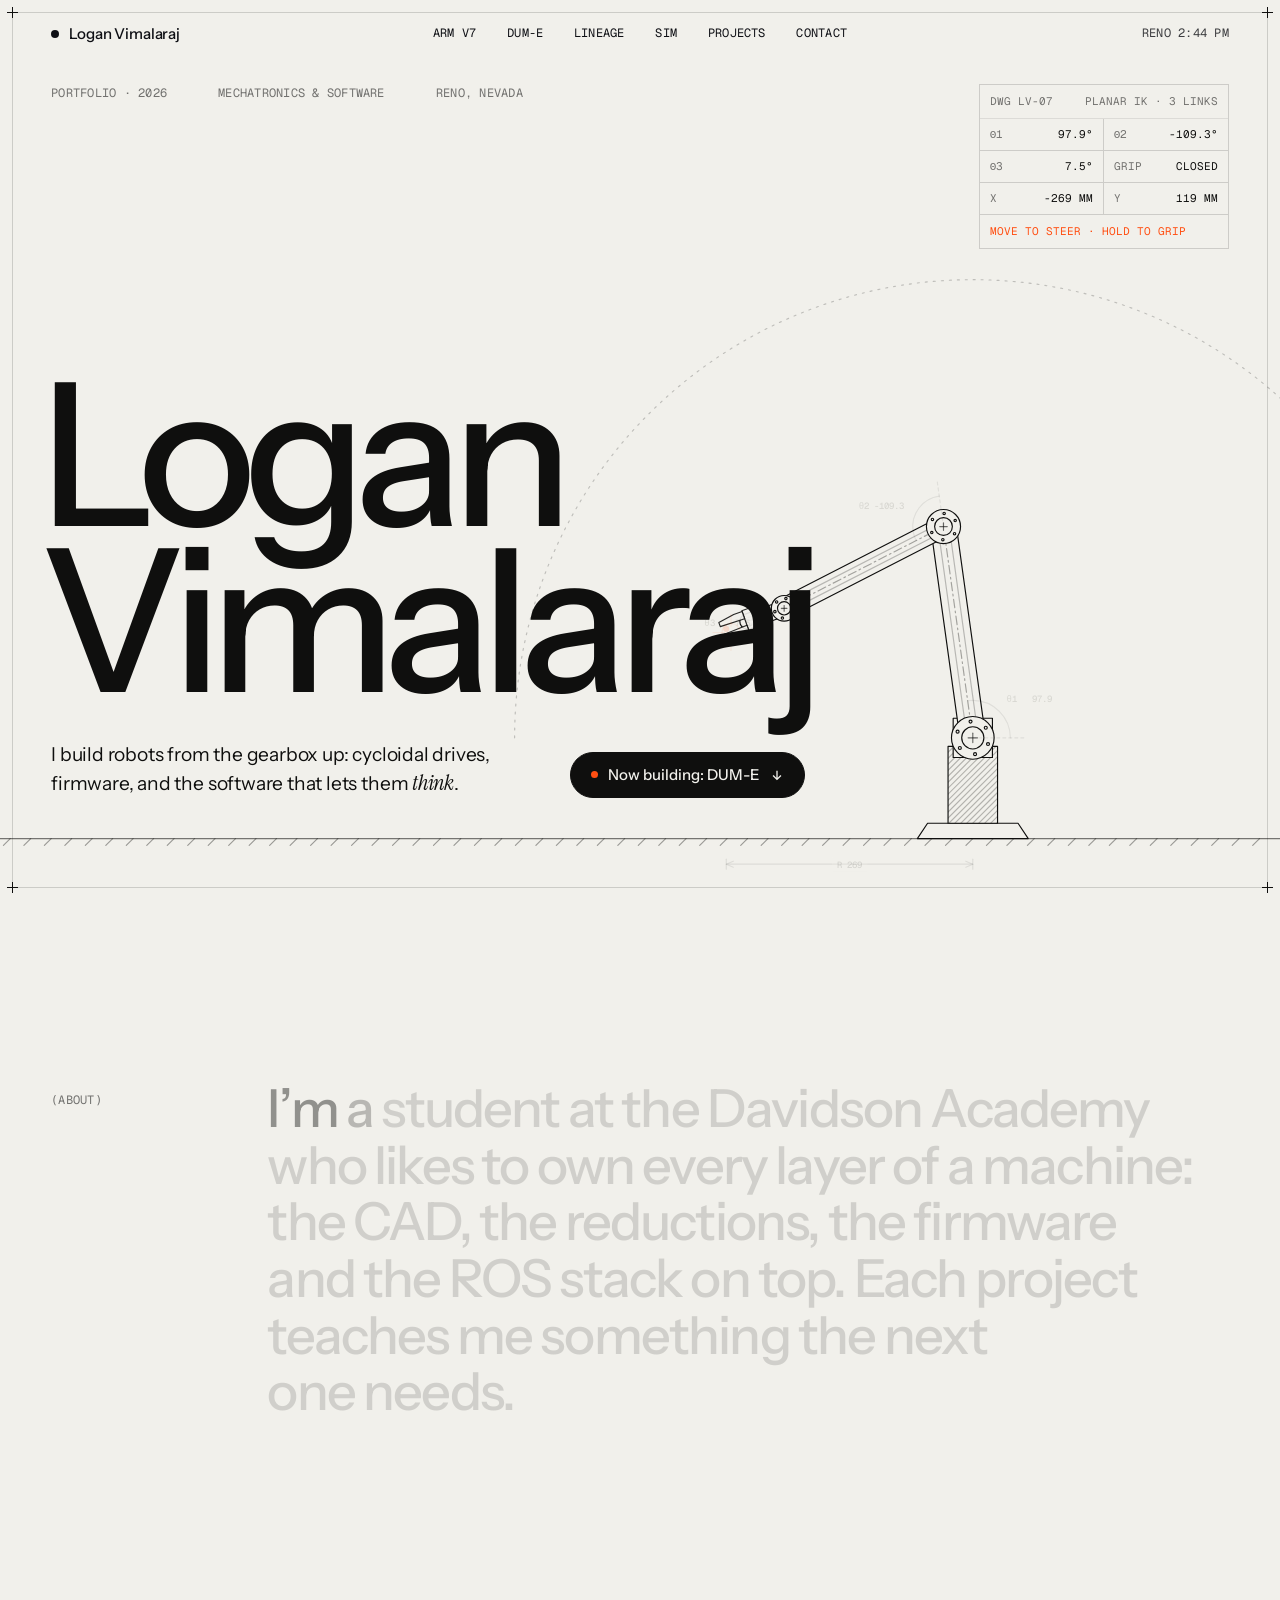
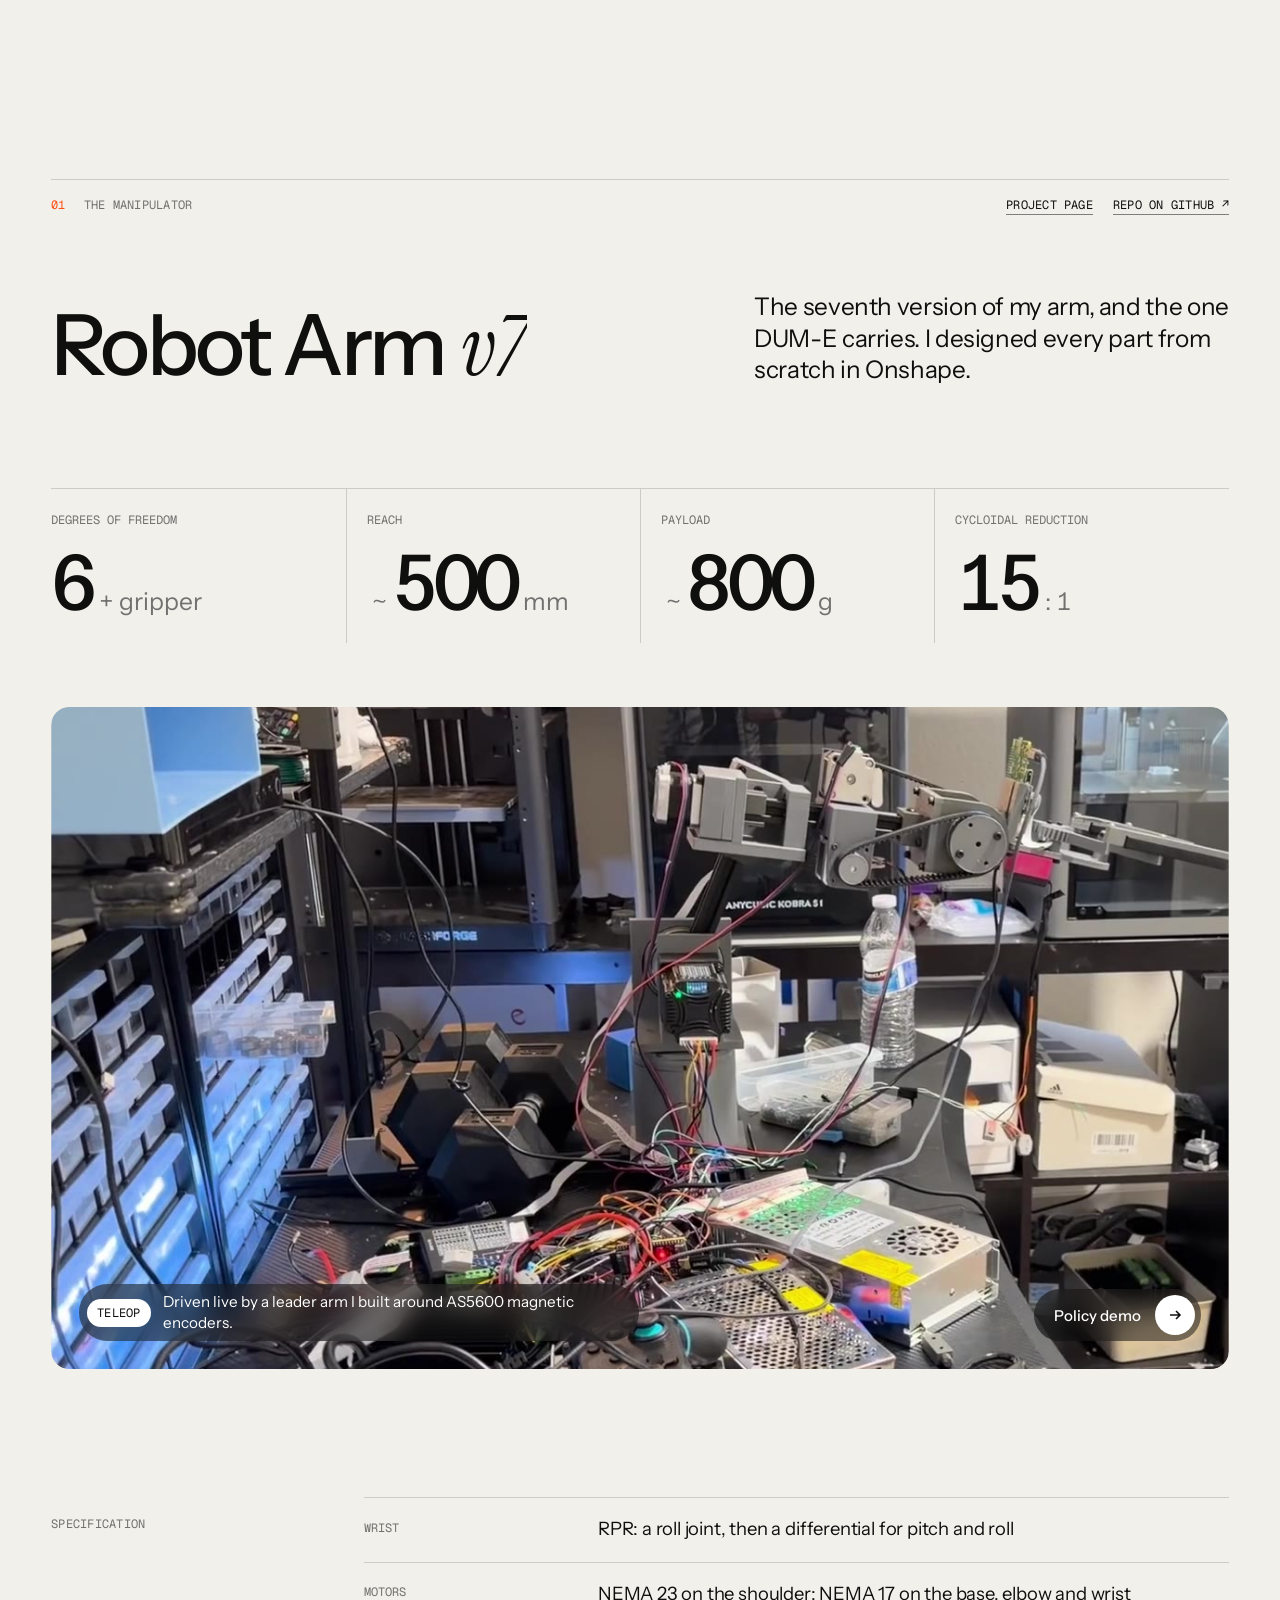
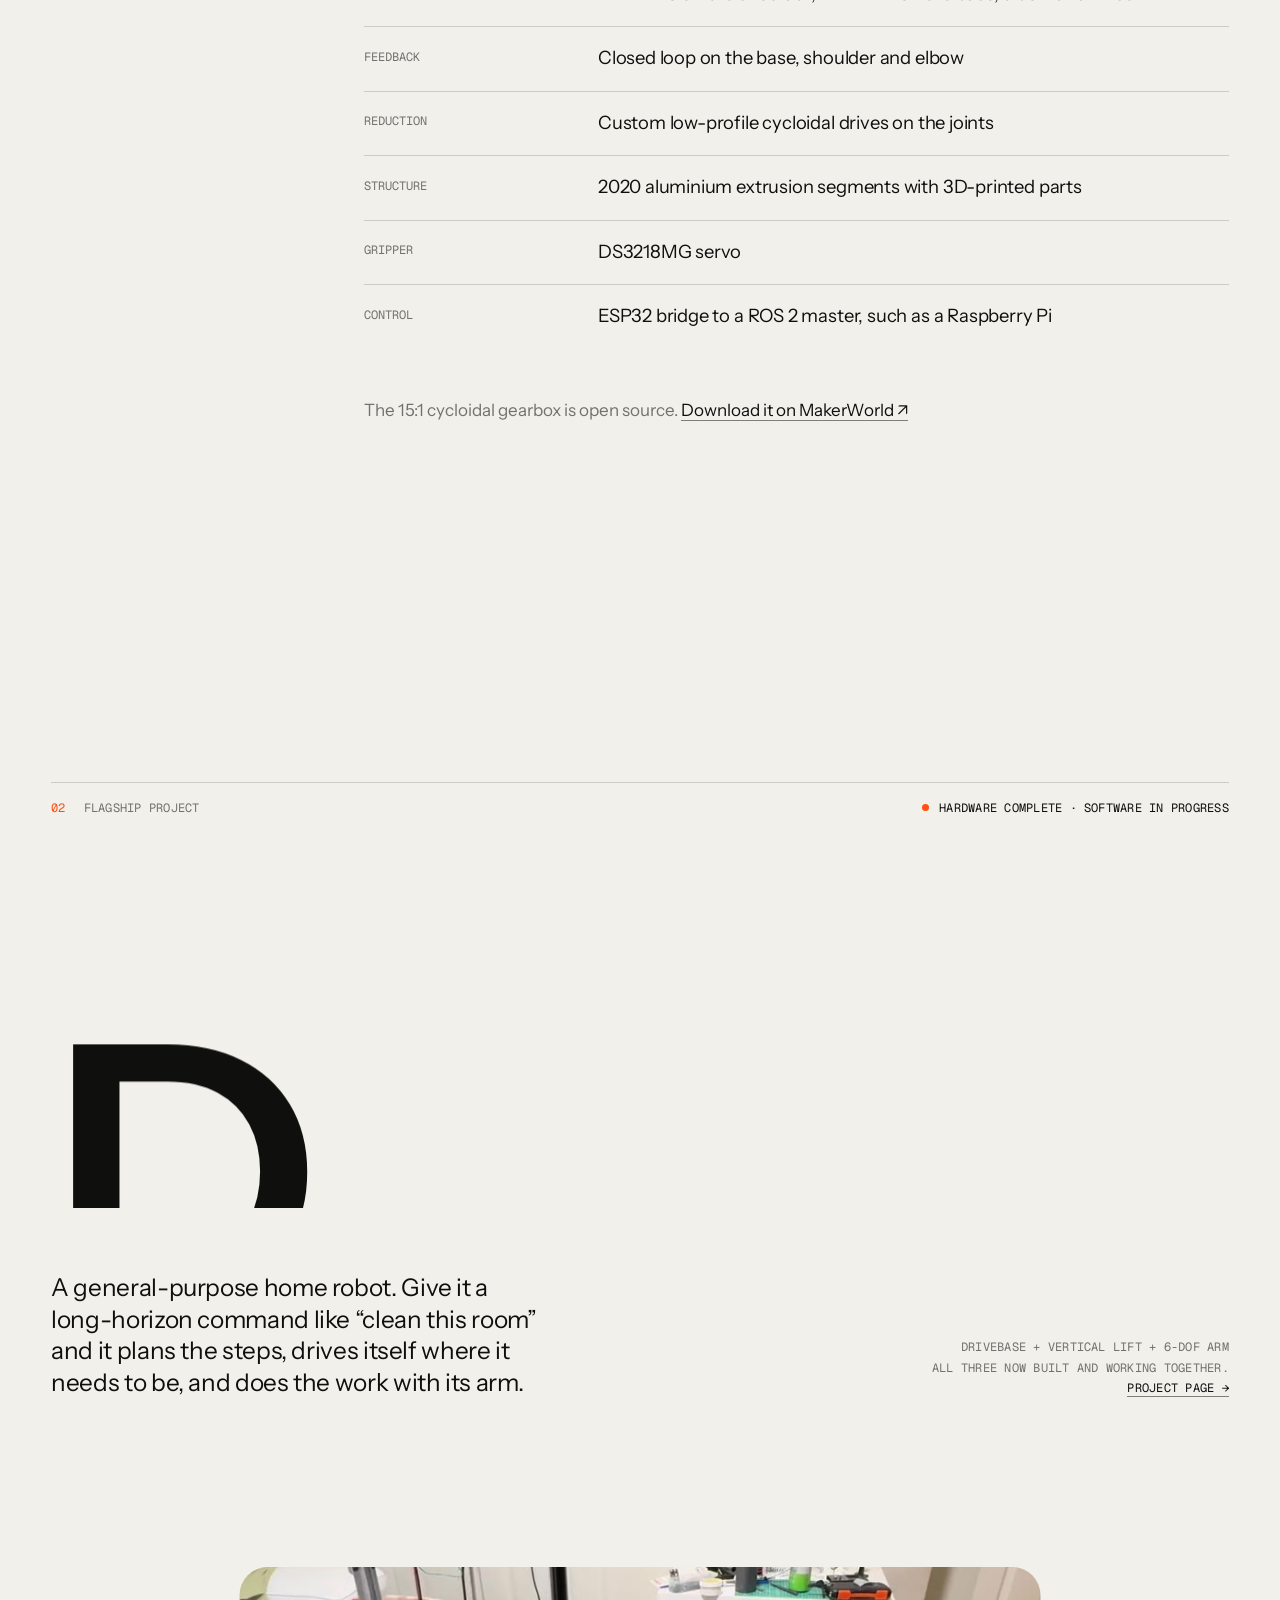
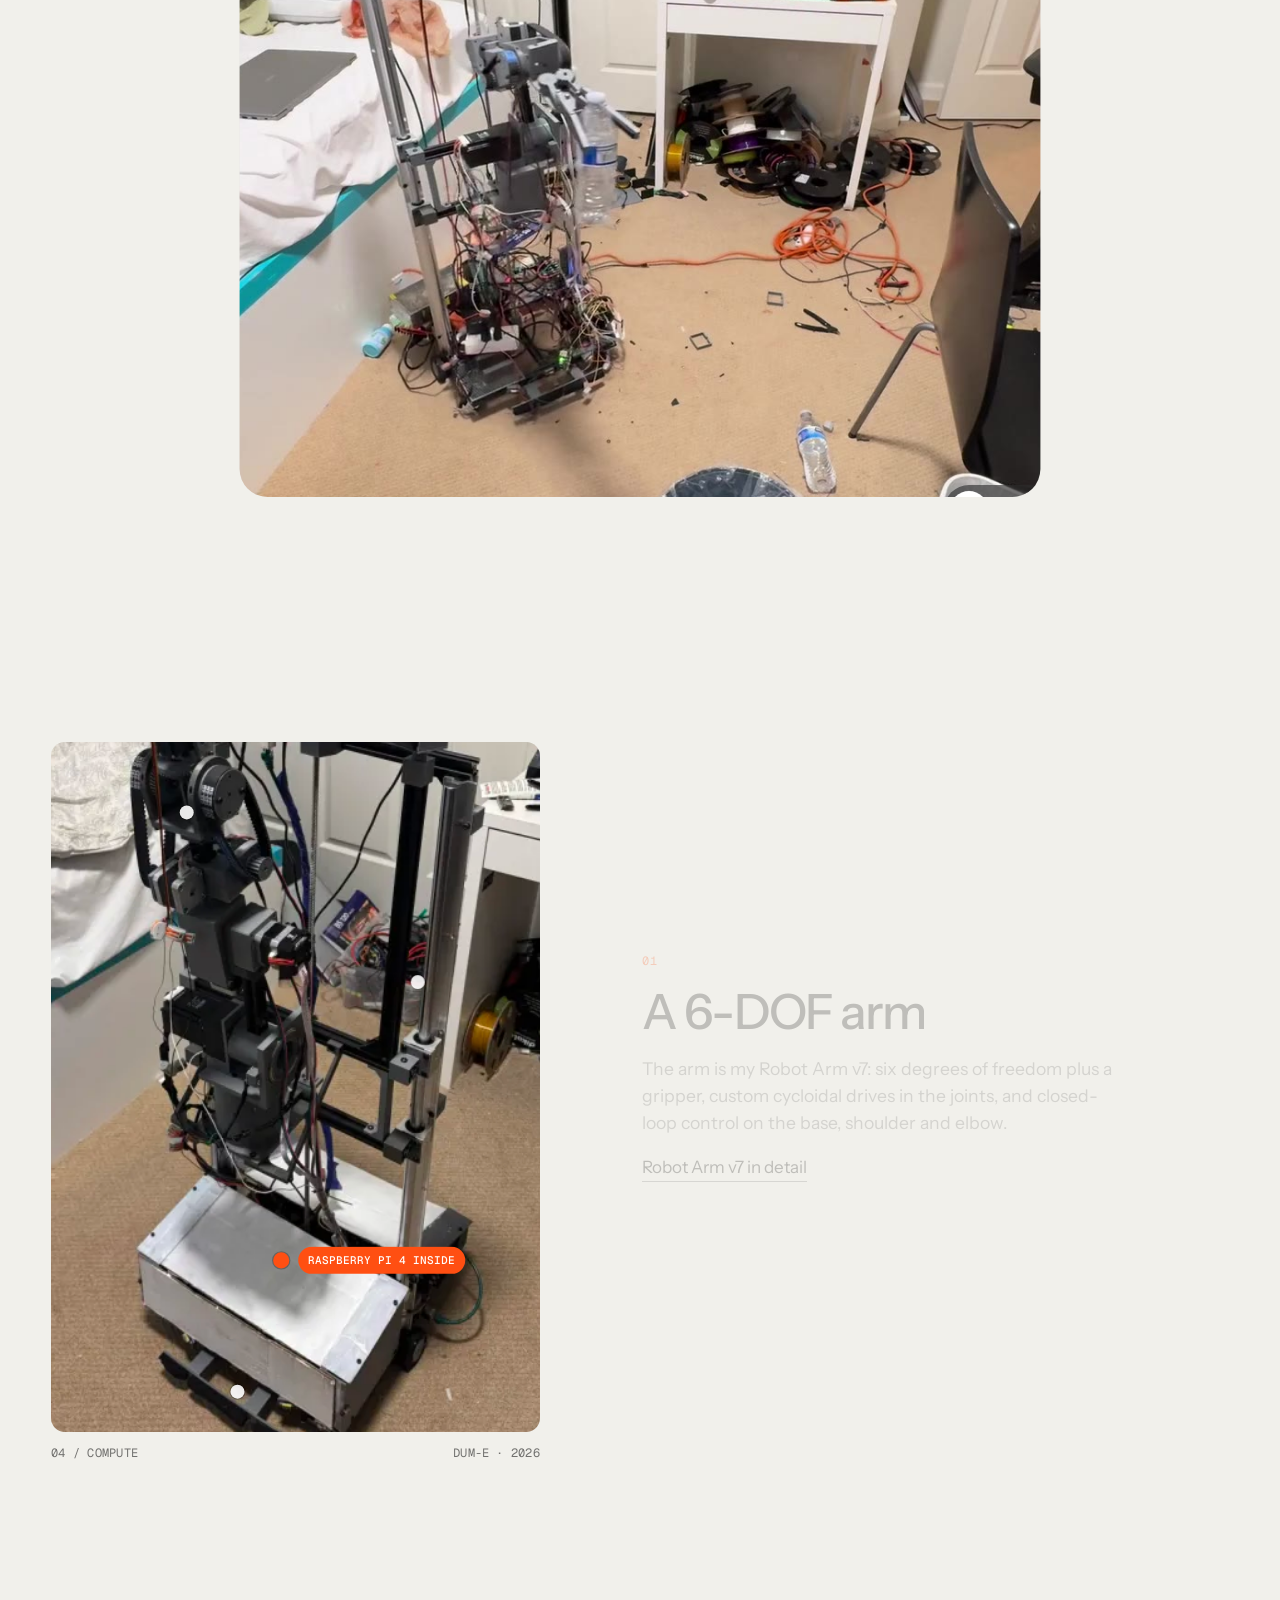
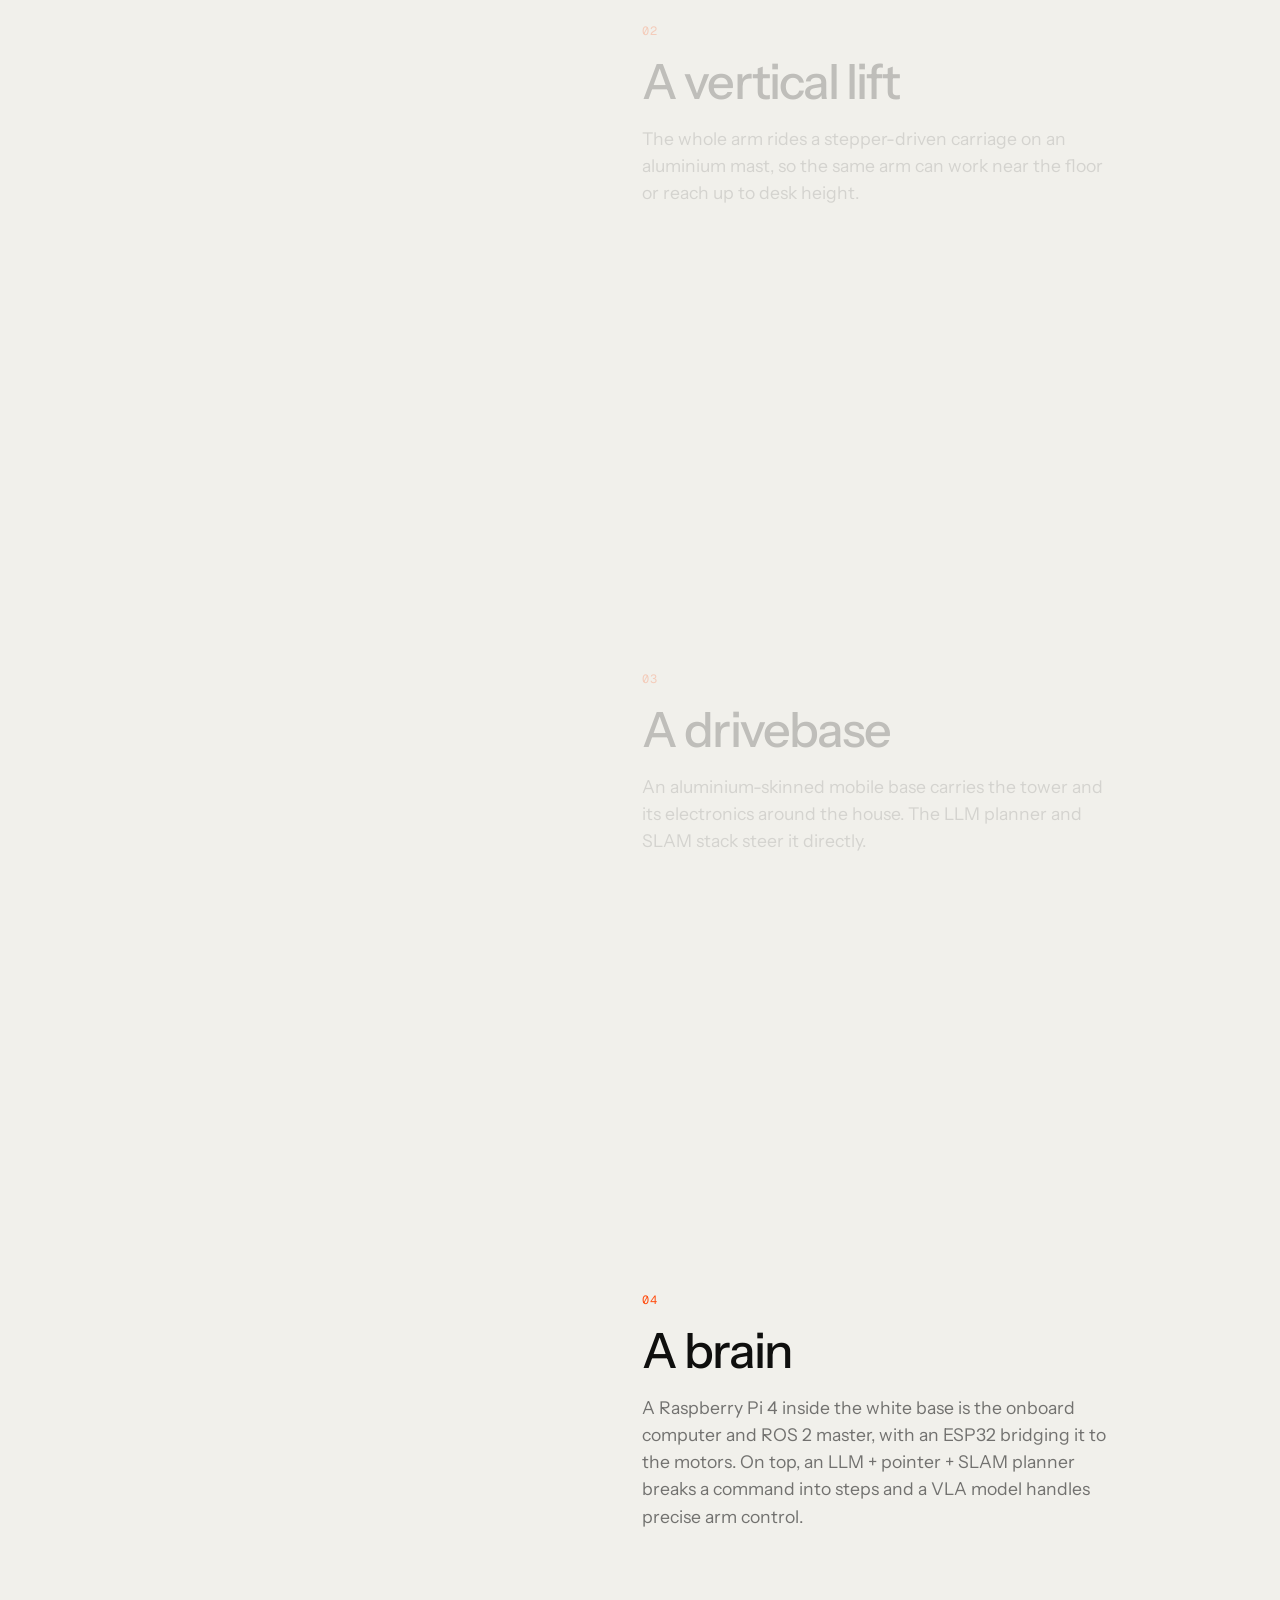
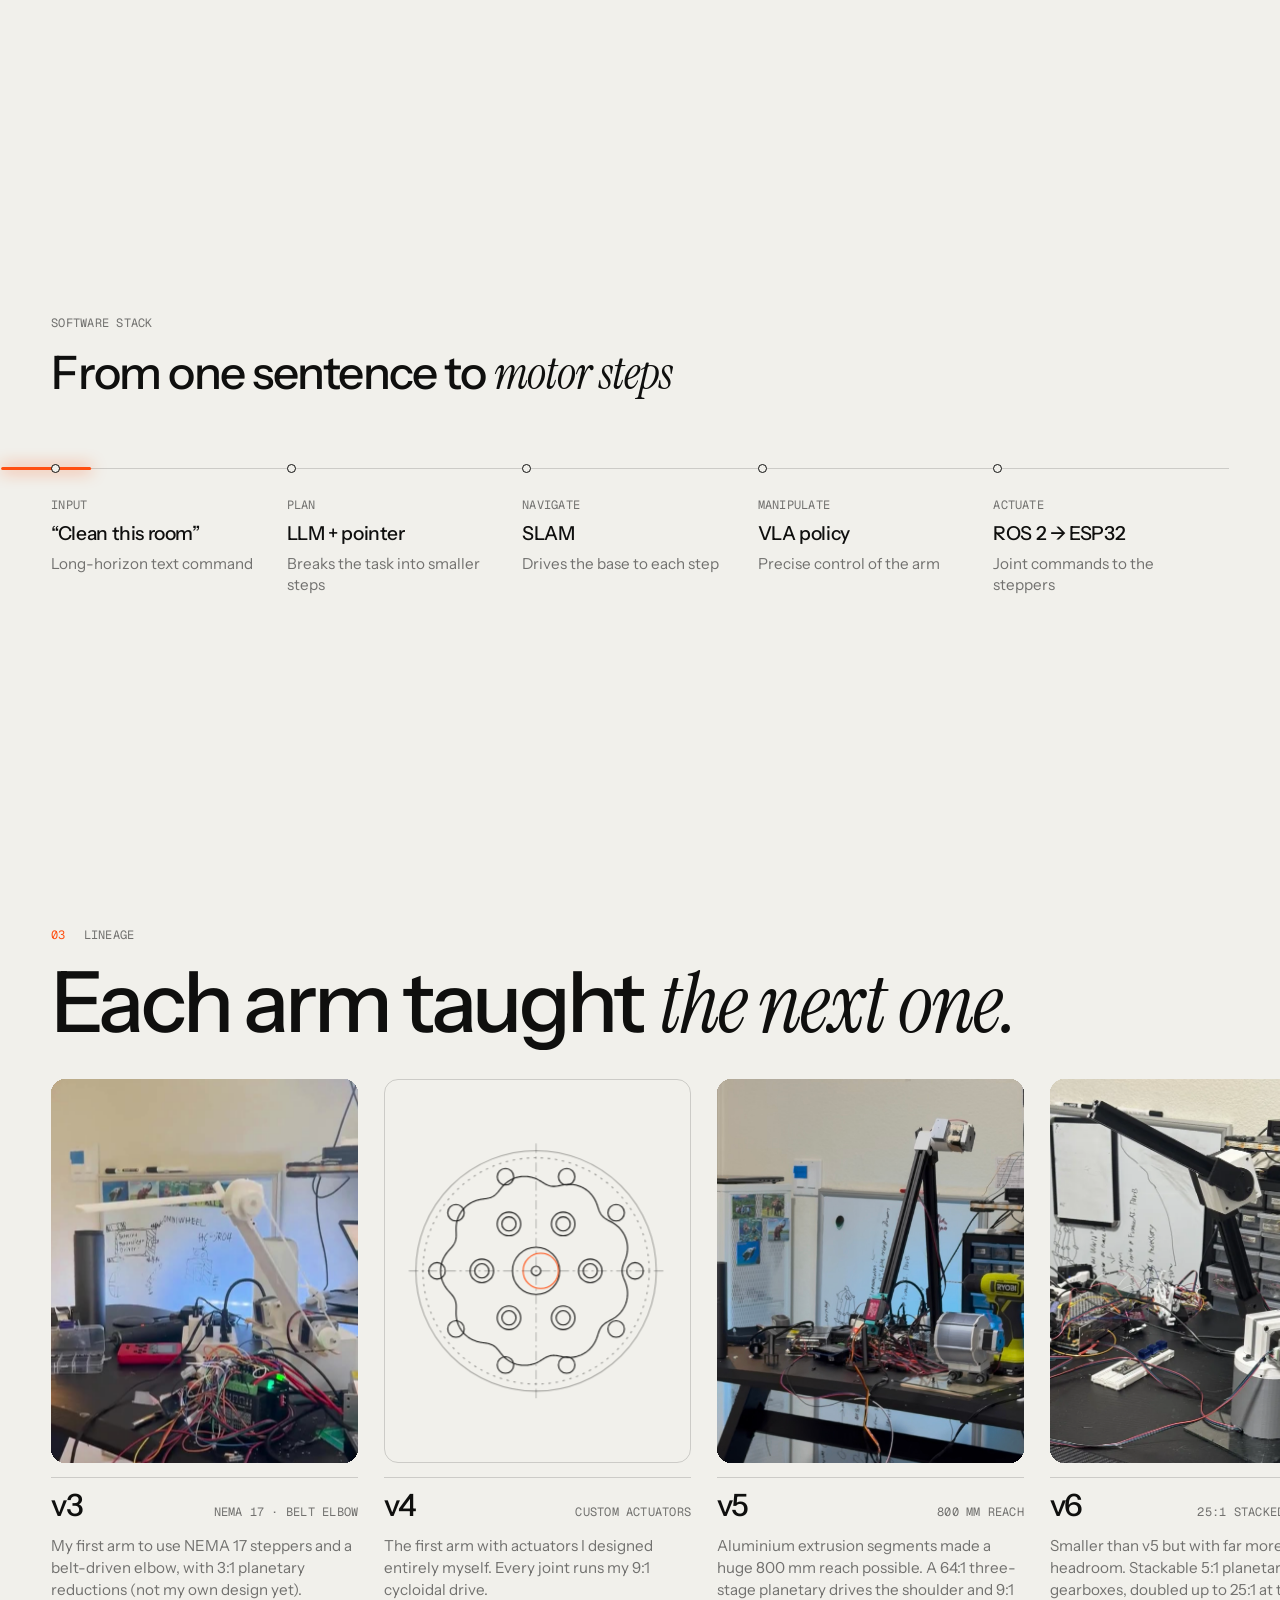
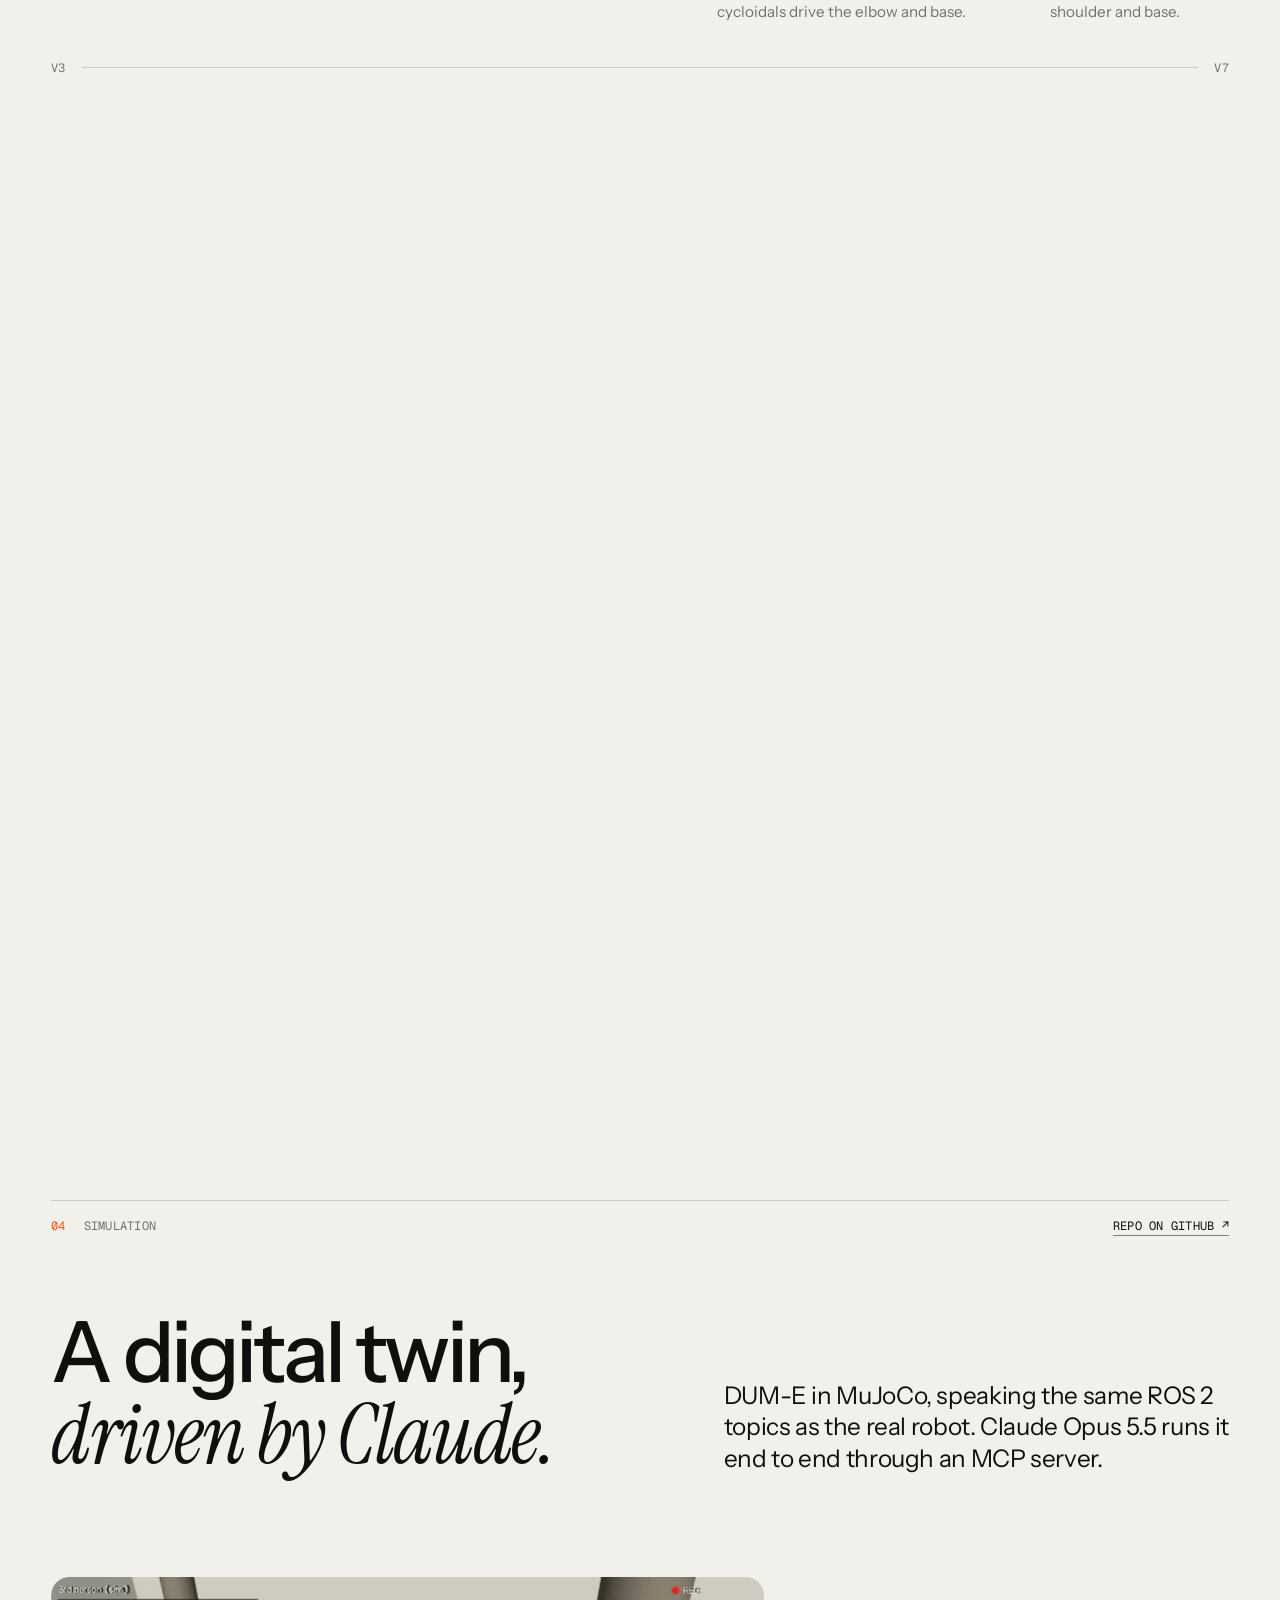
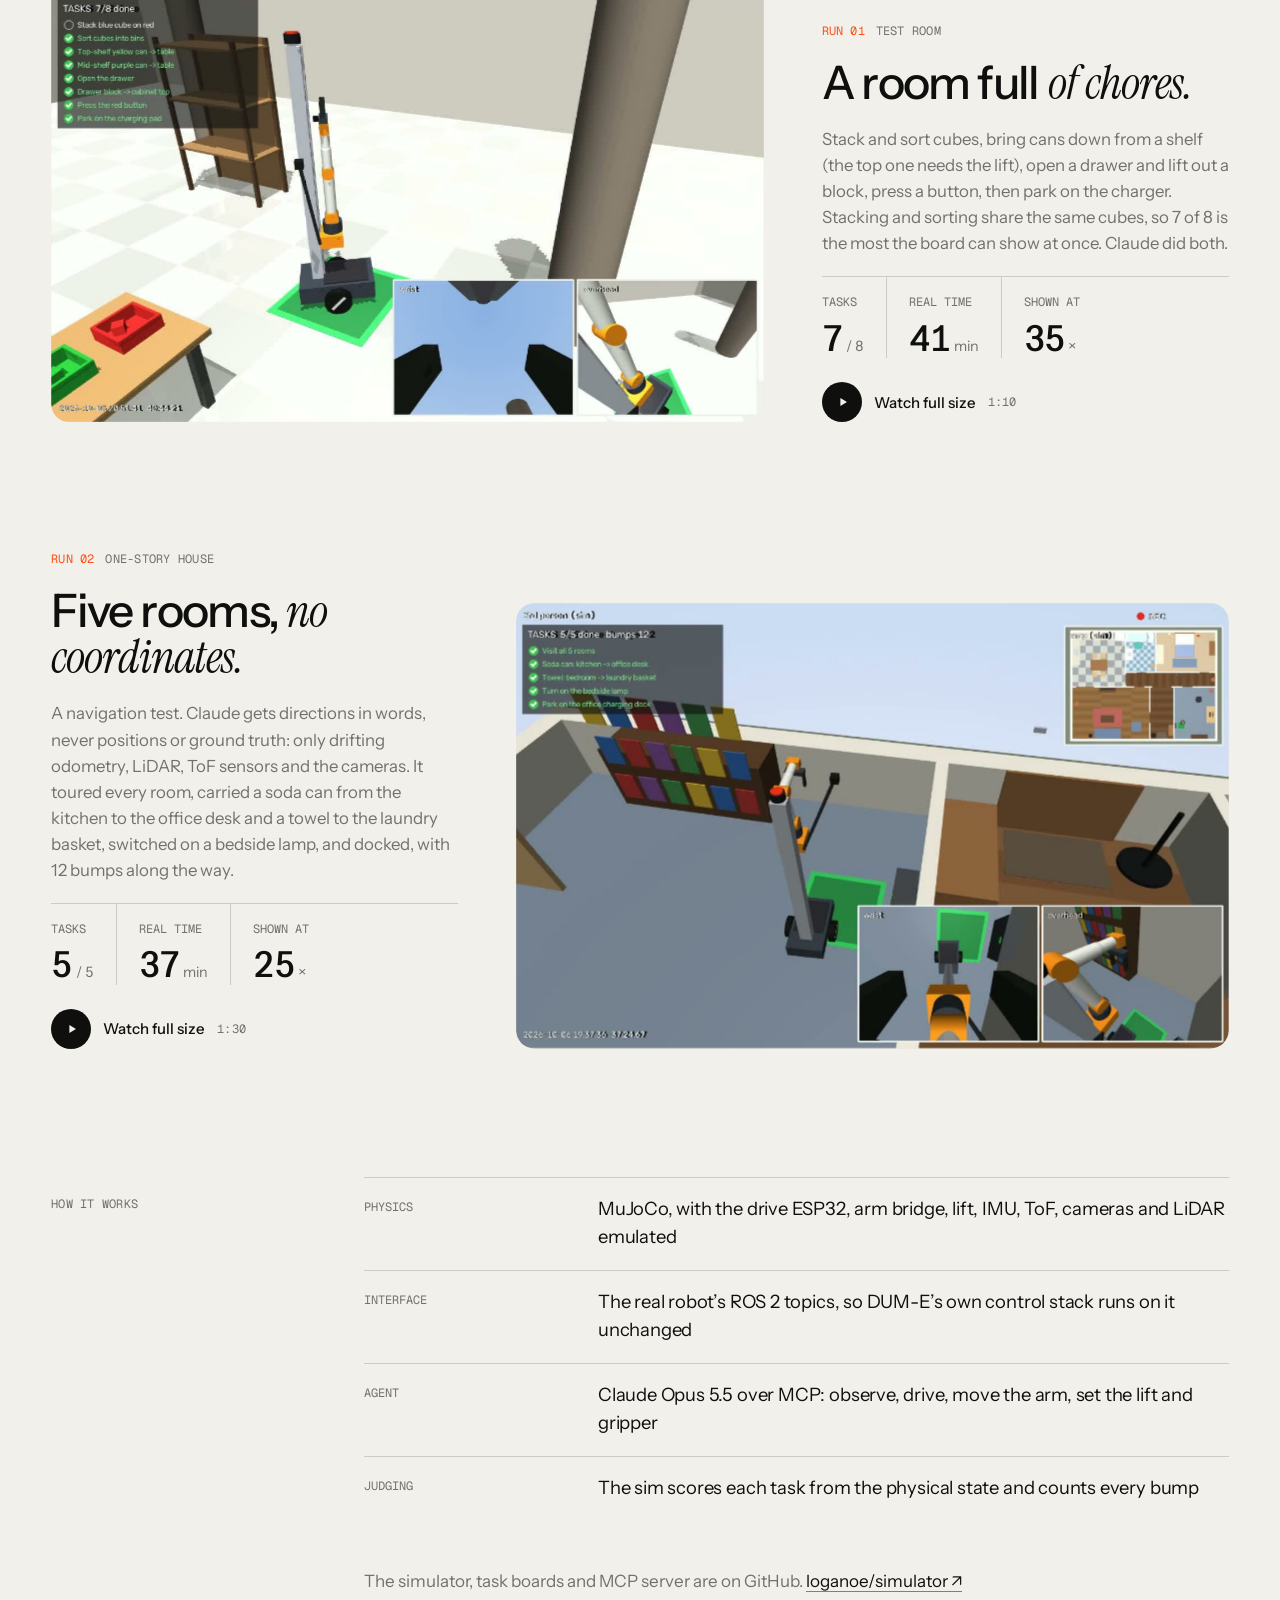
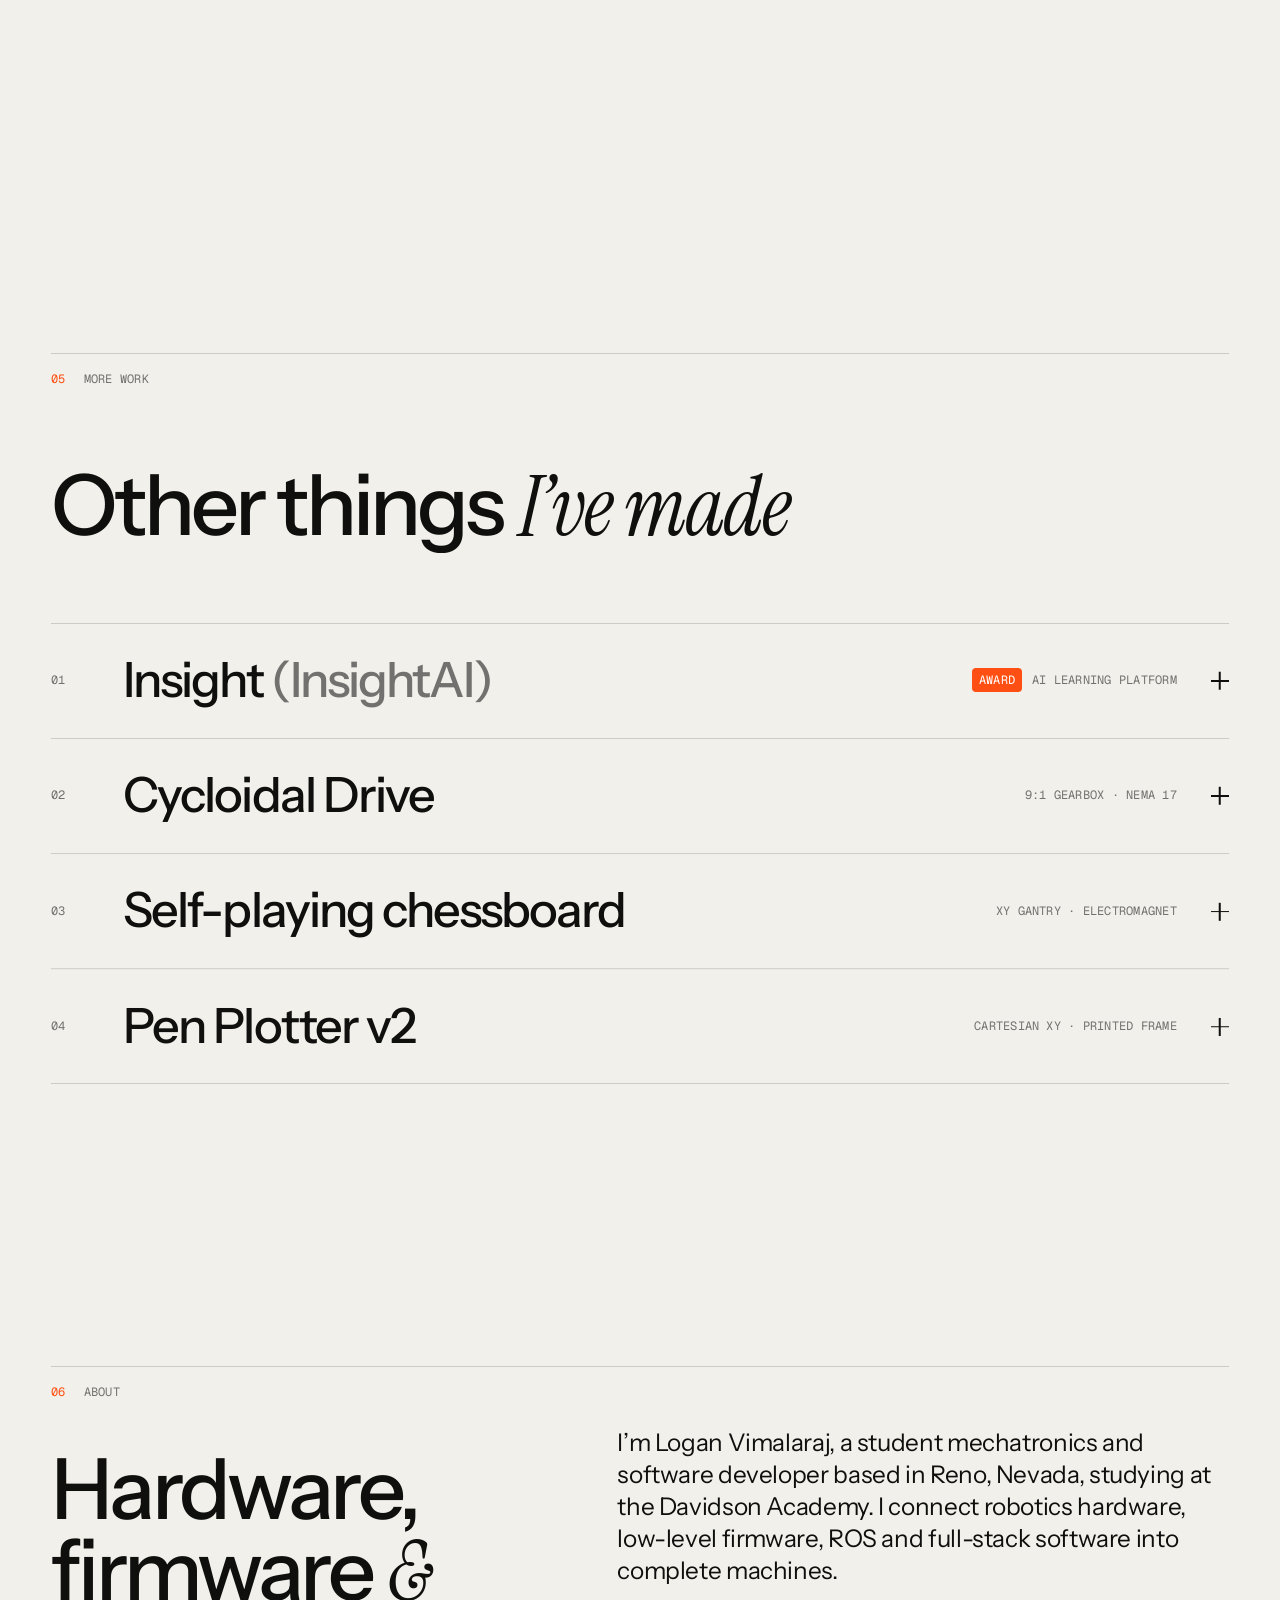
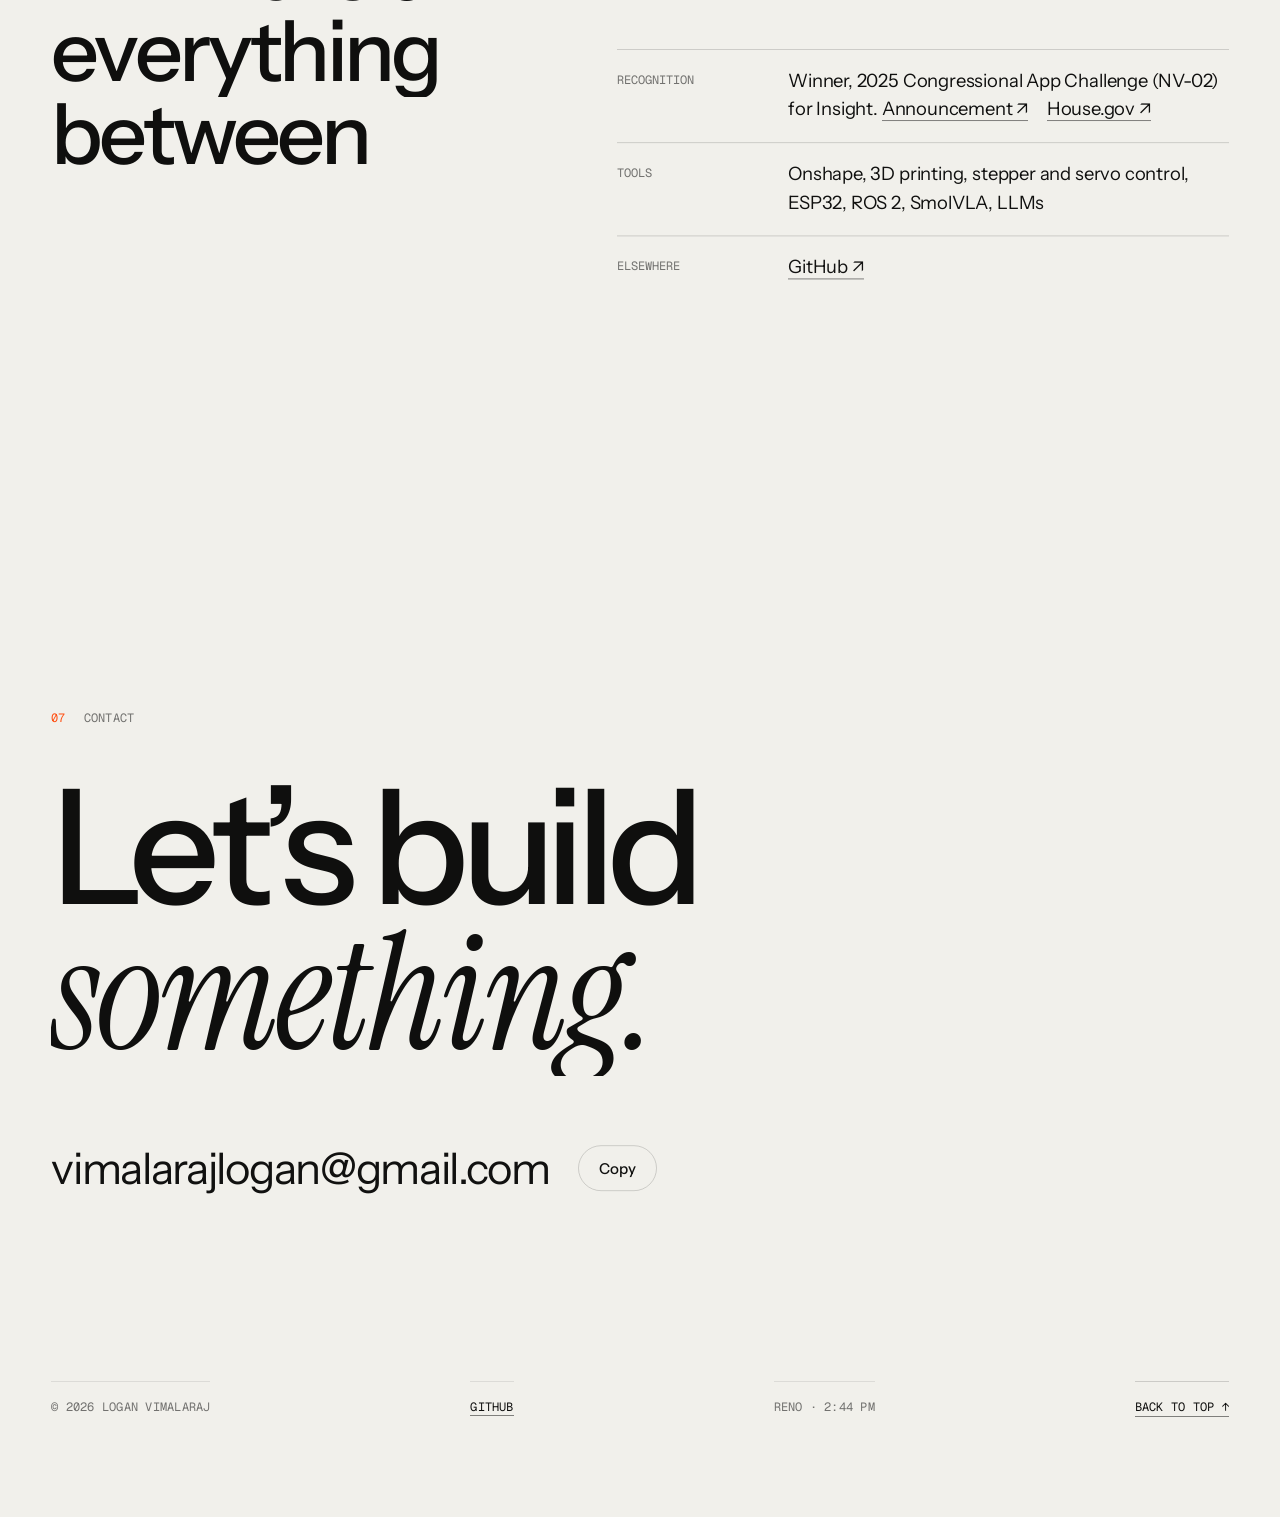
<file: index.html>
<!doctype html>
<html lang="en">
  <head>
    <meta charset="UTF-8" />
    <meta name="viewport" content="width=device-width, initial-scale=1.0" />
    <meta
      name="description"
      content="Logan Vimalaraj is a student mechatronics and software developer in Reno, Nevada, building DUM-E, a mobile home-assistant robot, custom robot arms, cycloidal drives, and AI tools."
    />
    <meta name="robots" content="index,follow,max-image-preview:large" />
    <meta name="google-site-verification" content="V3ycE9FmNjY0cUEstvzuntGikPJLFxVwmBmqYo8mLmU" />
    <link rel="canonical" href="https://loganoe.github.io/" />
    <meta name="theme-color" content="#f1f0eb" />
    <meta property="og:type" content="profile" />
    <meta property="profile:first_name" content="Logan" />
    <meta property="profile:last_name" content="Vimalaraj" />
    <meta property="profile:username" content="loganoe" />
    <meta property="og:site_name" content="Logan Vimalaraj" />
    <meta property="og:title" content="Logan Vimalaraj | Robotics &amp; Software Developer" />
    <meta
      property="og:description"
      content="DUM-E, custom robot arms, cycloidal drives, and software by student mechatronics developer Logan Vimalaraj."
    />
    <meta property="og:url" content="https://loganoe.github.io/" />
    <meta property="og:image" content="https://loganoe.github.io/og-card.jpg" />
    <meta property="og:image:width" content="1200" />
    <meta property="og:image:height" content="630" />
    <meta property="og:image:alt" content="Logan Vimalaraj" />
    <meta name="twitter:card" content="summary_large_image" />
    <meta name="twitter:title" content="Logan Vimalaraj | Robotics &amp; Software Developer" />
    <meta
      name="twitter:description"
      content="DUM-E, custom robot arms, cycloidal drives, and software by student mechatronics developer Logan Vimalaraj."
    />
    <meta name="twitter:image" content="https://loganoe.github.io/og-card.jpg" />
    <link rel="icon" href="/favicon.svg" type="image/svg+xml" />
    <title>Logan Vimalaraj | Robotics &amp; Software Developer</title>
    <script type="application/ld+json">
      {
        "@context": "https://schema.org",
        "@graph": [
          {
            "@type": "WebSite",
            "@id": "https://loganoe.github.io/#website",
            "url": "https://loganoe.github.io/",
            "name": "Logan Vimalaraj",
            "description": "The personal portfolio of Logan Vimalaraj, a robotics and software developer.",
            "inLanguage": "en-US"
          },
          {
            "@type": "ProfilePage",
            "@id": "https://loganoe.github.io/#profile",
            "url": "https://loganoe.github.io/",
            "name": "Logan Vimalaraj | Robotics & Software Developer",
            "isPartOf": { "@id": "https://loganoe.github.io/#website" },
            "mainEntity": { "@id": "https://loganoe.github.io/#person" },
            "dateModified": "2026-10-10",
            "inLanguage": "en-US"
          },
          {
            "@type": "Person",
            "@id": "https://loganoe.github.io/#person",
            "name": "Logan Vimalaraj",
            "givenName": "Logan",
            "familyName": "Vimalaraj",
            "alternateName": "loganoe",
            "url": "https://loganoe.github.io/",
            "mainEntityOfPage": { "@id": "https://loganoe.github.io/#profile" },
            "description": "Student mechatronics and software developer building robots, embedded systems, and AI tools.",
            "jobTitle": "Student mechatronics and software developer",
            "homeLocation": { "@type": "Place", "name": "Reno, Nevada" },
            "knowsAbout": ["Robotics", "Mechatronics", "Robot arms", "Cycloidal drives", "ROS 2", "Embedded firmware", "Robot simulation", "Large language models"],
            "award": "Winner, 2025 Congressional App Challenge (Nevada's 2nd District)",
            "sameAs": ["https://github.com/loganoe"]
          }
        ]
      }
    </script>
    <script>
      document.documentElement.classList.add("js");
      setTimeout(() => document.documentElement.classList.add("is-ready"), 4000);
    </script>
    <link rel="preconnect" href="https://fonts.googleapis.com" />
    <link rel="preconnect" href="https://fonts.gstatic.com" crossorigin />
    <link
      href="https://fonts.googleapis.com/css2?family=Geist+Mono:wght@400;500&family=Instrument+Sans:ital,wdth,wght@0,75..100,400..700;1,75..100,400..700&family=Instrument+Serif:ital@0;1&display=swap"
      rel="stylesheet"
    />
    <link rel="stylesheet" href="/assets/css/site.css" />
  </head>
  <body>
    <a class="skip" href="#main">Skip to content</a>
    <div class="progress" aria-hidden="true"><span></span></div>

    <header class="nav" data-nav>
      <a class="nav__mark" href="#top" aria-label="Logan Vimalaraj, back to top">
        <span class="nav__dot" aria-hidden="true"></span>Logan Vimalaraj
      </a>
      <nav class="nav__links" aria-label="Sections">
        <a href="#arm-v7" data-roll>Arm v7</a>
        <a href="#dume" data-roll>DUM-E</a>
        <a href="#lineage" data-roll>Lineage</a>
        <a href="#sim" data-roll>Sim</a>
        <a href="#projects" data-roll>Projects</a>
        <a href="#contact" data-roll>Contact</a>
      </nav>
      <p class="nav__clock" aria-label="Local time in Reno">Reno <time data-clock>--:--</time></p>
    </header>

    <main id="main">
      <!-- HERO -->
      <section class="hero" id="top" aria-labelledby="hero-title">
        <canvas class="hero__canvas" data-arm aria-hidden="true"></canvas>
        <div class="hero__frame" aria-hidden="true">
          <i></i><i></i><i></i><i></i>
        </div>

        <div class="hero__top">
          <p class="mono" data-intro>Portfolio · 2026</p>
          <p class="mono" data-intro>Mechatronics &amp; software</p>
          <p class="mono hide-sm" data-intro>Reno, Nevada</p>
        </div>

        <div class="hero__body">
          <h1 class="hero__title" id="hero-title" data-hero-title>
            <span>Logan</span>
            <span>Vimalaraj</span>
          </h1>
          <div class="hero__row">
            <p class="hero__lede" data-intro>
              I build robots from the gearbox up: cycloidal drives, firmware,
              and the software that lets them <em>think</em>.
            </p>
            <a class="pill pill--solid" href="#dume" data-intro data-magnetic>
              <span class="pill__pulse" aria-hidden="true"></span>
              Now building: DUM-E
              <svg viewBox="0 0 16 16" aria-hidden="true"><path d="M8 3v10M3.5 8.5 8 13l4.5-4.5" /></svg>
            </a>
          </div>
        </div>

        <aside class="hero__block" aria-hidden="true" data-intro>
          <div class="hero__block-head">
            <span>DWG LV-07</span><span>Planar IK · 3 links</span>
          </div>
          <dl class="hero__readout" data-readout>
            <div><dt>θ1</dt><dd data-r="q1">0.0°</dd></div>
            <div><dt>θ2</dt><dd data-r="q2">0.0°</dd></div>
            <div><dt>θ3</dt><dd data-r="q3">0.0°</dd></div>
            <div><dt>Grip</dt><dd data-r="g">open</dd></div>
            <div><dt>X</dt><dd data-r="x">0 mm</dd></div>
            <div><dt>Y</dt><dd data-r="y">0 mm</dd></div>
          </dl>
          <p class="hero__hint"><span class="pointer-only">Move to steer · hold to grip</span><span class="touch-only">Tap anywhere to steer</span></p>
        </aside>
      </section>

      <!-- INTRO STATEMENT -->
      <section class="statement" aria-label="Introduction">
        <p class="mono statement__label" data-reveal="fade">(About)</p>
        <p class="statement__text" data-scrub-words>
          I’m a student at the Davidson Academy who likes to own every layer of
          a machine: the CAD, the reductions, the firmware and the ROS stack on
          top. Each project teaches me something the next one needs.
        </p>
      </section>

      <!-- ARM V7 -->
      <section class="arm" id="arm-v7" aria-labelledby="arm-title">
        <div class="wrap">
          <header class="sec-head">
            <p class="mono" data-reveal="fade"><span class="idx">01</span> The manipulator</p>
            <p class="mono sec-head__links" data-reveal="fade">
              <a class="link" href="/projects/robot-arm-v7/">Project page</a>
              <a class="link" href="https://github.com/loganoe/RobotArmV7">Repo on GitHub ↗</a>
            </p>
          </header>

          <div class="arm__head">
            <h2 class="h2" id="arm-title" data-reveal="lines">Robot Arm <em>v7</em></h2>
            <p class="lead" data-reveal="lines">
              The seventh version of my arm, and the one DUM-E carries. I
              designed every part from scratch in Onshape.
            </p>
          </div>

          <dl class="stats" data-reveal="stagger">
            <div class="stat"><dt>Degrees of freedom</dt><dd><span data-count="6">6</span><small>+ gripper</small></dd></div>
            <div class="stat"><dt>Reach</dt><dd><small>~</small><span data-count="500">500</span><small>mm</small></dd></div>
            <div class="stat"><dt>Payload</dt><dd><small>~</small><span data-count="800">800</span><small>g</small></dd></div>
            <div class="stat"><dt>Cycloidal reduction</dt><dd><span data-count="15">15</span><small>: 1</small></dd></div>
          </dl>

        </div>

        <div class="demo" data-demo-switch data-reveal="demo">
          <div class="demo__stage">
            <figure class="demo__slide is-active" data-slide="0" aria-label="Teleoperation demo">
              <video
                data-src="/media/v7-teleop.mp4"
                poster="/media/v7-teleop.jpg"
                width="1270"
                height="1078"
                muted
                loop
                playsinline
                preload="none"
                data-autoplay
                aria-label="Robot Arm v7 mirroring a hand-held leader arm"
              ></video>
            </figure>
            <figure class="demo__slide demo__slide--policy" data-slide="1" aria-label="Autonomous policy demo" aria-hidden="true" inert>
              <video
                data-src="/media/v7-vla.mp4"
                poster="/media/v7-vla.jpg"
                width="720"
                height="1280"
                muted
                loop
                playsinline
                preload="none"
                aria-label="Robot Arm v7 running a SmolVLA policy"
              ></video>
              <div class="demo__about">
                <p class="mono">SmolVLA · 3× speed</p>
                <h3 class="h3">No hands <em>on the controls.</em></h3>
                <p>
                  An autonomous policy trained on about 30 teleoperated episodes.
                  The shakiness comes from that small, fairly low-quality
                  dataset.
                </p>
              </div>
            </figure>

            <div class="demo__bar">
              <p class="demo__cap" aria-live="polite">
                <span class="mono" data-demo-label>Teleop</span>
                <span data-demo-text>Driven live by a leader arm I built around AS5600 magnetic encoders.</span>
              </p>
              <button class="demo__switch" type="button" data-demo-next data-magnetic aria-label="Show the autonomous policy demo">
                <span data-demo-btn>Policy demo</span>
                <span class="demo__arrow" aria-hidden="true">
                  <svg viewBox="0 0 16 16"><path d="M3 8h10M9 4l4 4-4 4" /></svg>
                </span>
              </button>
            </div>
          </div>
        </div>

        <div class="wrap">
          <div class="spec">
            <h3 class="mono spec__title" data-reveal="fade">Specification</h3>
            <dl class="spec__list" data-reveal="rows">
              <div><dt>Wrist</dt><dd>RPR: a roll joint, then a differential for pitch and roll</dd></div>
              <div><dt>Motors</dt><dd>NEMA 23 on the shoulder; NEMA 17 on the base, elbow and wrist</dd></div>
              <div><dt>Feedback</dt><dd>Closed loop on the base, shoulder and elbow</dd></div>
              <div><dt>Reduction</dt><dd>Custom low-profile cycloidal drives on the joints</dd></div>
              <div><dt>Structure</dt><dd>2020 aluminium extrusion segments with 3D-printed parts</dd></div>
              <div><dt>Gripper</dt><dd>DS3218MG servo</dd></div>
              <div><dt>Control</dt><dd>ESP32 bridge to a ROS&nbsp;2 master, such as a Raspberry Pi</dd></div>
            </dl>
            <p class="spec__foot" data-reveal="fade">
              The 15:1 cycloidal gearbox is open source.
              <a class="link" href="https://makerworld.com/en/models/2965474-15-1-low-profile-cycloidal-drive-gearbox-nema-17#profileId-3324878">Download it on MakerWorld ↗</a>
            </p>
          </div>
        </div>
      </section>

      <!-- DUM-E -->
      <section class="dume" id="dume" data-theme="dark" aria-labelledby="dume-title">
        <div class="wrap">
          <header class="sec-head">
            <p class="mono" data-reveal="fade"><span class="idx">02</span> Flagship project</p>
            <p class="status" data-reveal="fade">
              <span class="status__dot" aria-hidden="true"></span>
              Hardware complete · Software in progress
            </p>
          </header>

          <h2 class="dume__title" id="dume-title" data-dume-title aria-label="DUM-E">
            <span>D</span><span>U</span><span>M</span><span>-</span><span>E</span>
          </h2>

          <div class="dume__intro">
            <p class="lead" data-reveal="lines">
              A general-purpose home robot. Give it a long-horizon command like
              “clean this room” and it plans the steps, drives itself where it
              needs to be, and does the work with its arm.
            </p>
            <p class="dume__note mono" data-reveal="fade">
              Drivebase + vertical lift + 6-DOF arm<br />All three now built and working together.<br />
              <a class="link" href="/projects/dum-e/">Project page →</a>
            </p>
          </div>
        </div>

        <div class="dume__stage" data-dume-stage>
          <figure class="dume__video" data-dume-video>
            <video
              data-src="/media/dume-loop.mp4"
              poster="/media/dume-loop.jpg"
              width="1600"
              height="900"
              muted
              loop
              playsinline
              preload="none"
              data-autoplay
              aria-label="DUM-E driving and moving its arm in a bedroom workshop"
            ></video>
            <figcaption>
              <span class="mono">Live demo, unedited</span>
              <button class="play" type="button" data-open-demo data-magnetic>
                <span class="play__icon" aria-hidden="true">
                  <svg viewBox="0 0 16 16"><path d="M5 3.5v9l7.5-4.5z" /></svg>
                </span>
                Watch the full demo <span class="mono">1:33</span>
              </button>
            </figcaption>
          </figure>
        </div>

        <div class="wrap">
          <div class="anatomy">
            <div class="anatomy__figure-col">
              <figure class="anatomy__figure" data-anatomy data-active="0">
                <div class="anatomy__img">
                  <div class="anatomy__zoom">
                    <img
                      src="/media/dume.webp"
                      alt="DUM-E: a six-axis robot arm mounted on a vertical lift above an aluminium-clad drivebase"
                      width="721"
                      height="961"
                      loading="lazy"
                      decoding="async"
                    />
                    <span class="spot" style="--x: 36%; --y: 38%" data-spot="0"><b>Arm</b></span>
                    <span class="spot" style="--x: 63%; --y: 52%" data-spot="1"><b>Lift</b></span>
                    <span class="spot" style="--x: 42%; --y: 86%" data-spot="2"><b>Drivebase</b></span>
                    <span class="spot" style="--x: 47%; --y: 75%" data-spot="3"><b>Raspberry Pi 4 inside</b></span>
                  </div>
                </div>
                <figcaption class="mono"><span data-anatomy-label>01 / Arm</span><span>DUM-E · 2026</span></figcaption>
              </figure>
            </div>

            <ol class="anatomy__steps">
              <li class="step" data-step="0">
                <p class="mono step__n">01</p>
                <h3>A 6-DOF arm</h3>
                <p>
                  The arm is my Robot Arm v7: six degrees of freedom plus a
                  gripper, custom cycloidal drives in the joints, and closed-loop
                  control on the base, shoulder and elbow.
                </p>
                <a class="link" href="#arm-v7">Robot Arm v7 in detail</a>
              </li>
              <li class="step" data-step="1">
                <p class="mono step__n">02</p>
                <h3>A vertical lift</h3>
                <p>
                  The whole arm rides a stepper-driven carriage on an aluminium
                  mast, so the same arm can work near the floor or reach
                  up to desk height.
                </p>
              </li>
              <li class="step" data-step="2">
                <p class="mono step__n">03</p>
                <h3>A drivebase</h3>
                <p>
                  An aluminium-skinned mobile base carries the tower and its
                  electronics around the house. The LLM planner and SLAM stack
                  steer it directly.
                </p>
              </li>
              <li class="step" data-step="3">
                <p class="mono step__n">04</p>
                <h3>A brain</h3>
                <p>
                  A Raspberry Pi 4 inside the white base is the onboard computer
                  and ROS&nbsp;2 master, with an ESP32 bridging it to the motors.
                  On top, an LLM + pointer + SLAM planner breaks a command into
                  steps and a VLA model handles precise arm control.
                </p>
              </li>
            </ol>
          </div>

          <div class="pipeline" aria-labelledby="pipeline-title">
            <div class="pipeline__head">
              <p class="mono" data-reveal="fade">Software stack</p>
              <h3 class="h3" id="pipeline-title" data-reveal="lines">From one sentence to <em>motor steps</em></h3>
            </div>
            <ol class="pipeline__flow" data-pipeline>
              <li class="node">
                <span class="mono">Input</span>
                <strong>“Clean this room”</strong>
                <small>Long-horizon text command</small>
              </li>
              <li class="node">
                <span class="mono">Plan</span>
                <strong>LLM + pointer</strong>
                <small>Breaks the task into smaller steps</small>
              </li>
              <li class="node">
                <span class="mono">Navigate</span>
                <strong>SLAM</strong>
                <small>Drives the base to each step</small>
              </li>
              <li class="node">
                <span class="mono">Manipulate</span>
                <strong>VLA policy</strong>
                <small>Precise control of the arm</small>
              </li>
              <li class="node">
                <span class="mono">Actuate</span>
                <strong>ROS 2 → ESP32</strong>
                <small>Joint commands to the steppers</small>
              </li>
            </ol>
          </div>
        </div>
      </section>

      <!-- LINEAGE (horizontal) -->
      <section class="lineage" id="lineage" aria-labelledby="lineage-title">
        <div class="lineage__pin" data-lineage>
          <div class="lineage__head wrap">
            <p class="mono" data-reveal="fade"><span class="idx">03</span> Lineage</p>
            <h2 class="h2" id="lineage-title" data-reveal="lines">Each arm taught <em>the next one.</em></h2>
          </div>

          <div class="lineage__track" data-lineage-track>
            <article class="gen">
              <div class="gen__media">
                <video data-src="/media/v3-arm.mp4" poster="/media/v3-arm.jpg" width="720" height="1280" muted loop playsinline preload="none" data-autoplay aria-label="Robot Arm v3 moving"></video>
              </div>
              <div class="gen__meta"><span class="gen__v">v3</span><span class="mono">NEMA 17 · belt elbow</span></div>
              <p>My first arm to use NEMA 17 steppers and a belt-driven elbow, with 3:1 planetary reductions (not my own design yet).</p>
            </article>

            <article class="gen">
              <div class="gen__media gen__media--drawing">
                <svg class="cycloid" viewBox="-110 -110 220 220" data-cycloid aria-label="Line drawing of a cycloidal disk"></svg>
              </div>
              <div class="gen__meta"><span class="gen__v">v4</span><span class="mono">Custom actuators</span></div>
              <p>The first arm with actuators I designed entirely myself. Every joint runs my 9:1 cycloidal drive.</p>
            </article>

            <article class="gen">
              <div class="gen__media">
                <img src="/media/v5-arm.jpeg" alt="Robot arm v5 with aluminium extrusion segments" width="1179" height="1454" loading="lazy" decoding="async" />
              </div>
              <div class="gen__meta"><span class="gen__v">v5</span><span class="mono">800 mm reach</span></div>
              <p>Aluminium extrusion segments made a huge 800 mm reach possible. A 64:1 three-stage planetary drives the shoulder and 9:1 cycloidals drive the elbow and base.</p>
            </article>

            <article class="gen">
              <div class="gen__media">
                <img src="/media/v6-arm.webp" alt="Robot Arm v6 with aluminium extrusion and NEMA 17 motors" width="756" height="1008" loading="lazy" decoding="async" />
              </div>
              <div class="gen__meta"><span class="gen__v">v6</span><span class="mono">25:1 stacked planetary</span></div>
              <p>Smaller than v5 but with far more torque headroom. Stackable 5:1 planetary gearboxes, doubled up to 25:1 at the shoulder and base.</p>
            </article>

            <article class="gen">
              <div class="gen__media">
                <video data-src="/media/v6-5-arm.mp4" poster="/media/v6-5-arm.jpg" width="720" height="1280" muted loop playsinline preload="none" data-autoplay aria-label="Robot Arm v6.5 prototype moving"></video>
              </div>
              <div class="gen__meta"><span class="gen__v">v6.5</span><span class="mono">Differential wrist</span></div>
              <p>5 DOF plus gripper. A fiberglass-reinforced GT2 belt drives the elbow, and the wrist uses differential helical bevel gears. <a class="link" href="/projects/robot-arm-v65/">Read more</a></p>
            </article>

            <article class="gen gen--current">
              <div class="gen__media">
                <img src="/media/v7-teleop.jpg" alt="Robot Arm v7 on the workbench" width="1000" height="848" loading="lazy" decoding="async" />
              </div>
              <div class="gen__meta"><span class="gen__v">v7</span><span class="mono">Now on DUM-E</span></div>
              <p>6 DOF plus gripper with custom cycloidal drives and closed-loop joints. It’s the arm that rides on DUM-E. <a class="link" href="#arm-v7">Back to v7</a></p>
            </article>
          </div>

          <div class="lineage__rail wrap" aria-hidden="true">
            <span class="mono">v3</span>
            <div class="lineage__bar"><span data-lineage-bar></span></div>
            <span class="mono">v7</span>
          </div>
        </div>
      </section>

      <!-- SIMULATION -->
      <section class="sim" id="sim" data-theme="dark" aria-labelledby="sim-title">
        <div class="wrap">
          <header class="sec-head">
            <p class="mono" data-reveal="fade"><span class="idx">04</span> Simulation</p>
            <p class="mono sec-head__links" data-reveal="fade">
              <a class="link" href="https://github.com/loganoe/simulator">Repo on GitHub ↗</a>
            </p>
          </header>

          <div class="sim__head">
            <h2 class="h2" id="sim-title" data-reveal="lines">A digital twin, <em>driven by Claude.</em></h2>
            <p class="lead" data-reveal="lines">
              DUM-E in MuJoCo, speaking the same ROS&nbsp;2 topics as the real
              robot. Claude Opus 5.5 runs it end to end through an MCP server.
            </p>
          </div>

          <div class="runs">
            <article class="run">
              <figure class="run__media" data-open-demo="sim-room">
                <video
                  id="sim-room"
                  data-src="/media/sim-room.mp4"
                  poster="/media/sim-room.jpg"
                  width="1280"
                  height="800"
                  muted
                  loop
                  playsinline
                  preload="none"
                  data-autoplay
                  aria-label="Claude driving the simulated DUM-E through the test-room tasks, shown at 35× speed"
                ></video>
              </figure>
              <div class="run__text">
                <p class="mono" data-reveal="fade"><span class="idx">Run 01</span>Test room</p>
                <h3 class="h3" data-reveal="lines">A room full <em>of chores.</em></h3>
                <p data-reveal="fade">
                  Stack and sort cubes, bring cans down from a shelf (the top one
                  needs the lift), open a drawer and lift out a block, press a
                  button, then park on the charger. Stacking and sorting share the
                  same cubes, so 7 of 8 is the most the board can show at once.
                  Claude did both.
                </p>
                <dl class="run__stats" data-reveal="stagger">
                  <div><dt>Tasks</dt><dd><span data-count="7">7</span><small>/ 8</small></dd></div>
                  <div><dt>Real time</dt><dd><span data-count="41">41</span><small>min</small></dd></div>
                  <div><dt>Shown at</dt><dd><span data-count="35">35</span><small>×</small></dd></div>
                </dl>
                <button class="run__play" type="button" data-open-demo="sim-room" data-magnetic>
                  <span class="play__icon" aria-hidden="true">
                    <svg viewBox="0 0 16 16"><path d="M5 3.5v9l7.5-4.5z" /></svg>
                  </span>
                  Watch full size <span class="mono">1:10</span>
                </button>
              </div>
            </article>

            <article class="run run--flip">
              <figure class="run__media" data-open-demo="sim-house">
                <video
                  id="sim-house"
                  data-src="/media/sim-house.mp4"
                  poster="/media/sim-house.jpg"
                  width="1280"
                  height="800"
                  muted
                  loop
                  playsinline
                  preload="none"
                  data-autoplay
                  aria-label="Claude navigating the simulated DUM-E through a five-room house, shown at 25× speed"
                ></video>
              </figure>
              <div class="run__text">
                <p class="mono" data-reveal="fade"><span class="idx">Run 02</span>One-story house</p>
                <h3 class="h3" data-reveal="lines">Five rooms, <em>no coordinates.</em></h3>
                <p data-reveal="fade">
                  A navigation test. Claude gets directions in words, never
                  positions or ground truth: only drifting odometry, LiDAR, ToF
                  sensors and the cameras. It toured every room, carried a soda
                  can from the kitchen to the office desk and a towel to the
                  laundry basket, switched on a bedside lamp, and docked, with 12
                  bumps along the way.
                </p>
                <dl class="run__stats" data-reveal="stagger">
                  <div><dt>Tasks</dt><dd><span data-count="5">5</span><small>/ 5</small></dd></div>
                  <div><dt>Real time</dt><dd><span data-count="37">37</span><small>min</small></dd></div>
                  <div><dt>Shown at</dt><dd><span data-count="25">25</span><small>×</small></dd></div>
                </dl>
                <button class="run__play" type="button" data-open-demo="sim-house" data-magnetic>
                  <span class="play__icon" aria-hidden="true">
                    <svg viewBox="0 0 16 16"><path d="M5 3.5v9l7.5-4.5z" /></svg>
                  </span>
                  Watch full size <span class="mono">1:30</span>
                </button>
              </div>
            </article>
          </div>

          <div class="spec">
            <h3 class="mono spec__title" data-reveal="fade">How it works</h3>
            <dl class="spec__list" data-reveal="rows">
              <div><dt>Physics</dt><dd>MuJoCo, with the drive ESP32, arm bridge, lift, IMU, ToF, cameras and LiDAR emulated</dd></div>
              <div><dt>Interface</dt><dd>The real robot’s ROS&nbsp;2 topics, so DUM-E’s own control stack runs on it unchanged</dd></div>
              <div><dt>Agent</dt><dd>Claude Opus 5.5 over MCP: observe, drive, move the arm, set the lift and gripper</dd></div>
              <div><dt>Judging</dt><dd>The sim scores each task from the physical state and counts every bump</dd></div>
            </dl>
            <p class="spec__foot" data-reveal="fade">
              The simulator, task boards and MCP server are on GitHub.
              <a class="link" href="https://github.com/loganoe/simulator">loganoe/simulator ↗</a>
            </p>
          </div>
        </div>
      </section>

      <!-- PROJECTS -->
      <section class="projects" id="projects" aria-labelledby="projects-title">
        <div class="wrap">
          <header class="sec-head">
            <p class="mono" data-reveal="fade"><span class="idx">05</span> More work</p>
          </header>
          <h2 class="h2" id="projects-title" data-reveal="lines">Other things <em>I’ve made</em></h2>

          <ul class="index" data-reveal="rows">
            <li class="row" data-row>
              <button class="row__head" type="button" aria-expanded="false" aria-controls="p-insight">
                <span class="mono row__n">01</span>
                <span class="row__title">Insight <span class="row__alt">(InsightAI)</span></span>
                <span class="row__tag mono"><span class="badge">Award</span> AI learning platform</span>
                <span class="row__icon" aria-hidden="true"></span>
              </button>
              <div class="row__body" id="p-insight">
                <div class="row__inner">
                  <div class="row__text">
                    <p>
                      A personalized learning platform built with Justin Baratta.
                      It uses an LLM to turn a text prompt and a difficulty
                      setting into a full course, with lessons, examples,
                      sources and practice problems.
                    </p>
                    <p class="row__award">
                      Winner of the <strong>2025 Congressional App Challenge</strong>
                      for Nevada’s 2nd District.
                    </p>
                    <p class="row__links">
                      <a class="link" href="https://www.youtube.com/watch?v=CvaFKUh-MBM">Demo video ↗</a>
                      <a class="link" href="/projects/insight/">Case study</a>
                      <a class="link" href="https://github.com/loganoe/InsightAIPublic">Repository ↗</a>
                      <a class="link" href="https://www.congressionalappchallenge.us/25-NV02/">Award ↗</a>
                    </p>
                  </div>
                </div>
              </div>
            </li>

            <li class="row" data-row>
              <button class="row__head" type="button" aria-expanded="false" aria-controls="p-cycloid">
                <span class="mono row__n">02</span>
                <span class="row__title">Cycloidal Drive</span>
                <span class="row__tag mono">9:1 gearbox · NEMA 17</span>
                <span class="row__icon" aria-hidden="true"></span>
              </button>
              <div class="row__body" id="p-cycloid">
                <div class="row__inner">
                  <div class="row__text">
                    <p>
                      A compact, 3D-printed 9:1 cycloidal reduction for a NEMA 17
                      stepper, designed in Onshape for my arm actuators. Two
                      cycloidal disks run out of phase to cancel vibration.
                    </p>
                    <p class="row__links">
                      <a class="link" href="https://www.printables.com/model/1528707-91-3d-printed-cycloidal-drive-gearbox-for-nema-17/">9:1 files on Printables ↗</a>
                      <a class="link" href="https://makerworld.com/en/models/2965474-15-1-low-profile-cycloidal-drive-gearbox-nema-17#profileId-3324878">Newer 15:1 on MakerWorld ↗</a>
                    </p>
                  </div>
                  <div class="row__media">
                    <img data-src="/media/cycloidal-drive.webp" alt="3D-printed 9:1 cycloidal drive gearbox for a NEMA 17 stepper motor" width="1280" height="960" decoding="async" />
                  </div>
                </div>
              </div>
            </li>

            <li class="row" data-row>
              <button class="row__head" type="button" aria-expanded="false" aria-controls="p-chess">
                <span class="mono row__n">03</span>
                <span class="row__title">Self-playing chessboard</span>
                <span class="row__tag mono">XY gantry · electromagnet</span>
                <span class="row__icon" aria-hidden="true"></span>
              </button>
              <div class="row__body" id="p-chess">
                <div class="row__inner">
                  <div class="row__text">
                    <p>
                      Built with Siddhartha Hiremath
                      <a class="link" href="https://sdrt.dev">(sdrt.dev)</a>. A Cartesian
                      gantry driven by NEMA 17 motors moves a magnet on a linear
                      actuator under the board, so it can play a physical game of
                      chess against you.
                    </p>
                  </div>
                </div>
              </div>
            </li>

            <li class="row" data-row>
              <button class="row__head" type="button" aria-expanded="false" aria-controls="p-plotter">
                <span class="mono row__n">04</span>
                <span class="row__title">Pen Plotter v2</span>
                <span class="row__tag mono">Cartesian XY · printed frame</span>
                <span class="row__icon" aria-hidden="true"></span>
              </button>
              <div class="row__body" id="p-plotter">
                <div class="row__inner">
                  <div class="row__text">
                    <p>
                      My best pen plotter so far. It moved from 28BYJ-48 motors
                      to two NEMA 17 steppers on a Cartesian XY system, with a
                      fully 3D-printed frame.
                    </p>
                  </div>
                  <div class="row__media">
                    <video data-src="/media/pen-plotter.mp4" poster="/media/pen-plotter.jpg" width="1280" height="720" muted loop playsinline preload="none" data-autoplay aria-label="Pen plotter v2 drawing on paper"></video>
                  </div>
                </div>
              </div>
            </li>
          </ul>
        </div>
      </section>

      <!-- ABOUT -->
      <section class="about" id="about" aria-labelledby="about-title">
        <div class="wrap about__grid">
          <div>
            <p class="mono" data-reveal="fade"><span class="idx">06</span> About</p>
            <h2 class="h2" id="about-title" data-reveal="lines">Hardware, firmware <em>&amp;</em> everything between</h2>
          </div>
          <div class="about__body">
            <p class="lead" data-reveal="lines">
              I’m Logan Vimalaraj, a student mechatronics and software developer
              based in Reno, Nevada, studying at the Davidson Academy. I connect
              robotics hardware, low-level firmware, ROS and full-stack software
              into complete machines.
            </p>
            <dl class="facts" data-reveal="rows">
              <div><dt>Recognition</dt><dd>Winner, 2025 Congressional App Challenge (NV-02) for Insight. <a class="link" href="https://www.congressionalappchallenge.us/25-NV02/">Announcement ↗</a> <a class="link" href="https://www.house.gov/educators-and-students/congressional-app-challenge">House.gov ↗</a></dd></div>
              <div><dt>Tools</dt><dd>Onshape, 3D printing, stepper and servo control, ESP32, ROS&nbsp;2, SmolVLA, LLMs</dd></div>
              <div><dt>Elsewhere</dt><dd><a class="link" href="https://github.com/loganoe" rel="me">GitHub ↗</a></dd></div>
            </dl>
          </div>
        </div>
      </section>

      <!-- CONTACT -->
      <footer class="contact" id="contact" data-theme="dark" aria-labelledby="contact-title">
        <div class="wrap">
          <p class="mono" data-reveal="fade"><span class="idx">07</span> Contact</p>
          <h2 class="contact__title" id="contact-title" data-reveal="lines">Let’s build <em>something.</em></h2>
          <div class="contact__mail" data-reveal="fade">
            <a class="contact__email" href="mailto:vimalarajlogan@gmail.com">vimalarajlogan@gmail.com</a>
            <button class="pill" type="button" data-copy="vimalarajlogan@gmail.com" data-magnetic>
              <span data-copy-label>Copy</span>
            </button>
          </div>
          <div class="contact__foot">
            <p class="mono">© 2026 Logan Vimalaraj</p>
            <p class="mono"><a class="link" href="https://github.com/loganoe" rel="me">GitHub</a></p>
            <p class="mono">Reno · <time data-clock>--:--</time></p>
            <a class="mono link" href="#top">Back to top ↑</a>
          </div>
        </div>
      </footer>
    </main>

    <dialog class="modal" data-demo aria-label="DUM-E full demo video">
      <button class="modal__close" type="button" data-close-demo aria-label="Close video">
        <svg viewBox="0 0 16 16" aria-hidden="true"><path d="M3.5 3.5l9 9M12.5 3.5l-9 9" /></svg>
      </button>
      <video data-src="/media/dume-demo.mp4" poster="/media/dume-demo.jpg" width="1280" height="720" controls muted playsinline preload="none"></video>
    </dialog>

    <script src="/assets/vendor/gsap.min.js" defer></script>
    <script src="/assets/vendor/ScrollTrigger.min.js" defer></script>
    <script src="/assets/vendor/SplitText.min.js" defer></script>
    <script src="/assets/vendor/lenis.min.js" defer></script>
    <script src="/assets/js/arm.js" defer></script>
    <script src="/assets/js/site.js" defer></script>
  </body>
</html>
</file>
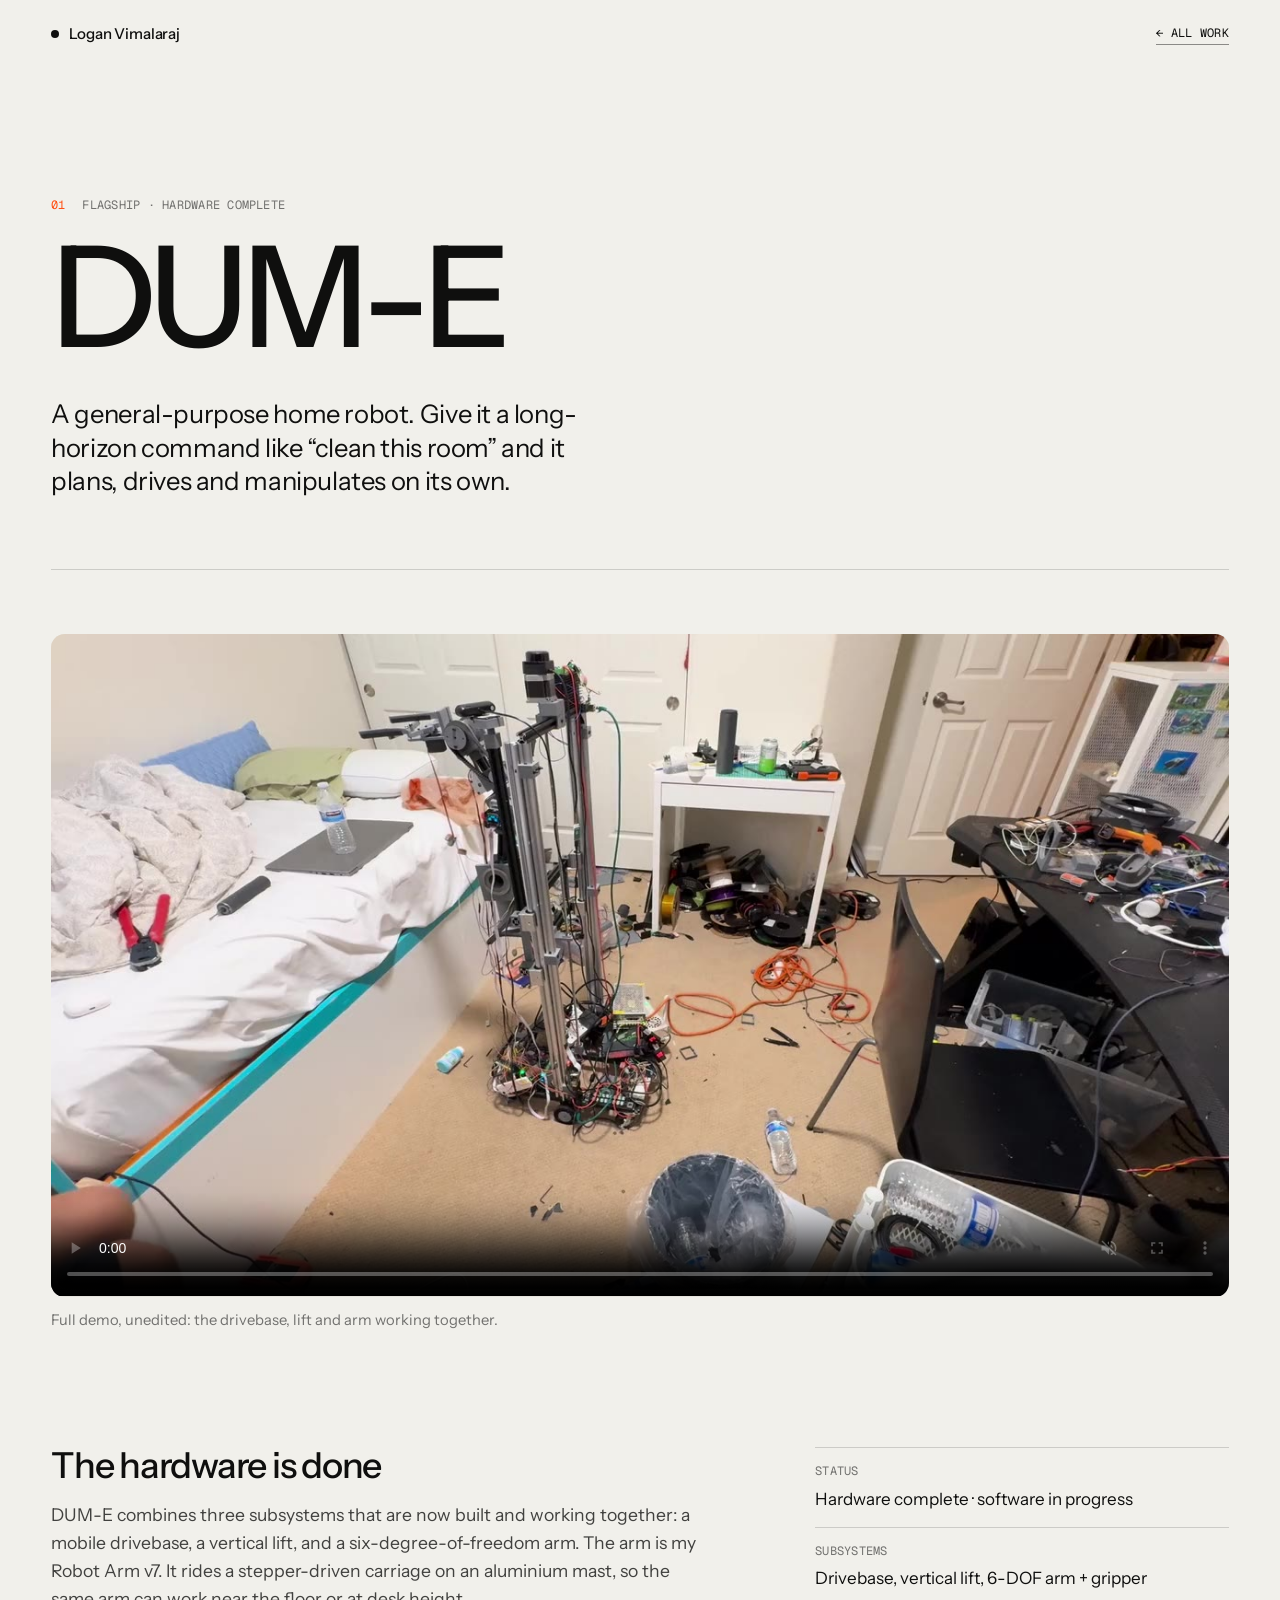
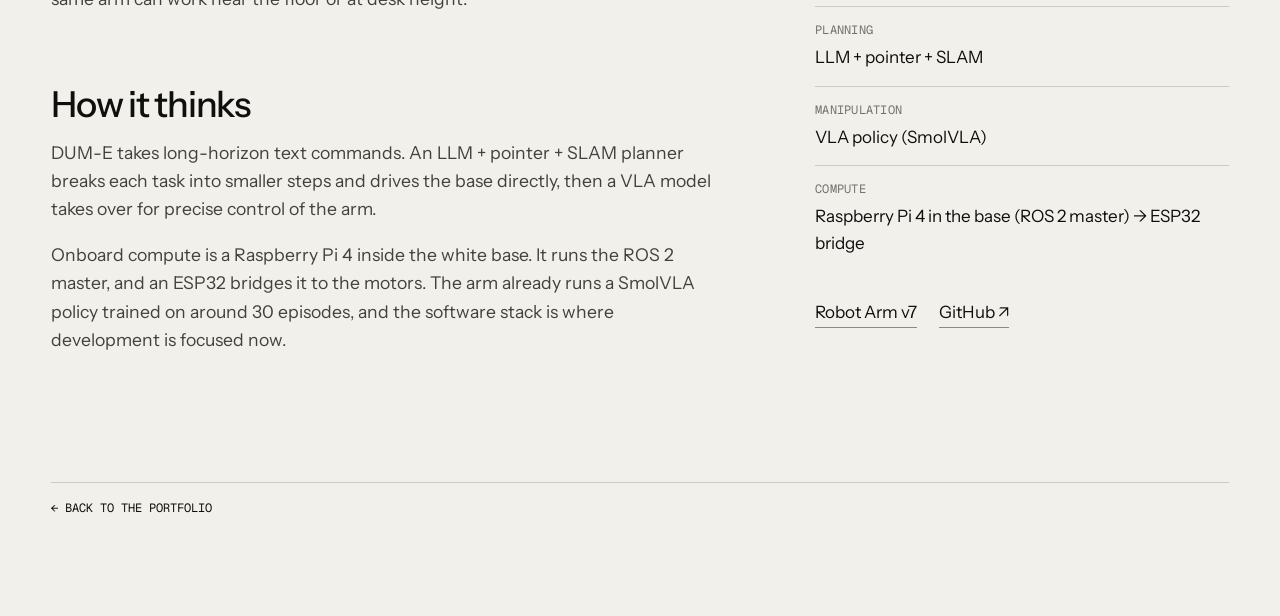
<file: projects/dum-e/index.html>
<!doctype html>
<html lang="en">
  <head>
    <meta charset="UTF-8" />
    <meta name="viewport" content="width=device-width, initial-scale=1.0" />
    <meta name="description" content="DUM-E is Logan Vimalaraj's general-purpose home robot: a 6-DOF arm on a vertical lift and mobile drivebase, planned by an LLM + pointer + SLAM stack with VLA arm control." />
    <meta name="robots" content="index,follow,max-image-preview:large" />
    <link rel="canonical" href="https://loganoe.github.io/projects/dum-e/" />
    <meta name="theme-color" content="#f1f0eb" />
    <meta property="og:type" content="article" />
    <meta property="og:site_name" content="Logan Vimalaraj" />
    <meta property="og:title" content="DUM-E | Logan Vimalaraj" />
    <meta property="og:description" content="A mobile home-assistant robot with a 6-DOF arm, vertical lift and drivebase." />
    <meta property="og:url" content="https://loganoe.github.io/projects/dum-e/" />
    <meta property="og:image" content="https://loganoe.github.io/og-card.jpg" />
    <meta property="og:image:width" content="1200" />
    <meta property="og:image:height" content="630" />
    <meta property="og:image:alt" content="Logan Vimalaraj" />
    <meta name="twitter:card" content="summary_large_image" />
    <meta name="twitter:title" content="DUM-E | Logan Vimalaraj" />
    <meta name="twitter:description" content="A mobile home-assistant robot with a 6-DOF arm, vertical lift and drivebase." />
    <meta name="twitter:image" content="https://loganoe.github.io/og-card.jpg" />
    <link rel="icon" href="/favicon.svg" type="image/svg+xml" />
    <title>DUM-E | Logan Vimalaraj</title>
    <script type="application/ld+json">
      {
        "@context": "https://schema.org",
        "@type": "WebPage",
        "@id": "https://loganoe.github.io/projects/dum-e/",
        "url": "https://loganoe.github.io/projects/dum-e/",
        "name": "DUM-E | Logan Vimalaraj",
        "description": "DUM-E is Logan Vimalaraj's general-purpose home robot: a 6-DOF arm on a vertical lift and mobile drivebase, planned by an LLM + pointer + SLAM stack with VLA arm control.",
        "isPartOf": {
          "@id": "https://loganoe.github.io/#website"
        },
        "about": {
          "@id": "https://loganoe.github.io/#person"
        },
        "author": {
          "@id": "https://loganoe.github.io/#person"
        },
        "inLanguage": "en-US"
      }
    </script>
    <link rel="preconnect" href="https://fonts.googleapis.com" />
    <link rel="preconnect" href="https://fonts.gstatic.com" crossorigin />
    <link
      href="https://fonts.googleapis.com/css2?family=Geist+Mono:wght@400;500&family=Instrument+Sans:ital,wdth,wght@0,75..100,400..700;1,75..100,400..700&family=Instrument+Serif:ital@0;1&display=swap"
      rel="stylesheet"
    />
    <link rel="stylesheet" href="/project.css" />
  </head>
  <body>
    <div class="site-shell">
      <header class="site-header">
        <a class="home" href="/" aria-label="Logan Vimalaraj, home">Logan Vimalaraj</a>
        <a class="link" href="/#projects">← All work</a>
      </header>

      <main>
        <section class="project-hero" aria-labelledby="project-title">
          <p class="project-label" data-in><span>01</span><span>Flagship · Hardware complete</span></p>
          <h1 id="project-title" data-in style="--i: 1">DUM-E</h1>
          <p class="lede" data-in style="--i: 2">A general-purpose home robot. Give it a long-horizon command like “clean this room” and it plans, drives and manipulates on its own.</p>
        </section>

        <figure class="project-media" data-in style="--i: 3">
          <div>
            <video src="/media/dume-demo.mp4" poster="/media/dume-demo.jpg" width="1280" height="720" controls muted playsinline preload="metadata" aria-label="DUM-E full demo"></video>
            <figcaption>Full demo, unedited: the drivebase, lift and arm working together.</figcaption>
          </div>
        </figure>

        <div class="project-layout">
          <article class="project-body" data-in style="--i: 4">
            <h2>The hardware is done</h2>
            <p>
              DUM-E combines three subsystems that are now built and working
              together: a mobile drivebase, a vertical lift, and a
              six-degree-of-freedom arm. The arm is my Robot Arm v7. It rides a
              stepper-driven carriage on an aluminium mast, so the same arm can
              work near the floor or at desk height.
            </p>

            <h2>How it thinks</h2>
            <p>
              DUM-E takes long-horizon text commands. An LLM + pointer + SLAM
              planner breaks each task into smaller steps and drives the base
              directly, then a VLA model takes over for precise control of the
              arm.
            </p>
            <p>
              Onboard compute is a Raspberry Pi 4 inside the white base. It
              runs the ROS&nbsp;2 master, and an ESP32 bridges it to the motors.
              The arm already runs a SmolVLA policy trained on around 30
              episodes, and the software stack is where development is focused
              now.
            </p>
          </article>

          <aside class="project-facts" data-in style="--i: 5" aria-label="At a glance">
            <dl>
              <div><dt>Status</dt><dd>Hardware complete · software in progress</dd></div>
              <div><dt>Subsystems</dt><dd>Drivebase, vertical lift, 6-DOF arm + gripper</dd></div>
              <div><dt>Planning</dt><dd>LLM + pointer + SLAM</dd></div>
              <div><dt>Manipulation</dt><dd>VLA policy (SmolVLA)</dd></div>
              <div><dt>Compute</dt><dd>Raspberry Pi 4 in the base (ROS 2 master) → ESP32 bridge</dd></div>
            </dl>
            <div class="project-links">
              <a class="link" href="/projects/robot-arm-v7/">Robot Arm v7</a>
              <a class="link" href="https://github.com/loganoe">GitHub ↗</a>
            </div>
          </aside>
        </div>

        <a class="back-link" href="/">← Back to the portfolio</a>
      </main>
    </div>
  </body>
</html>
</file>
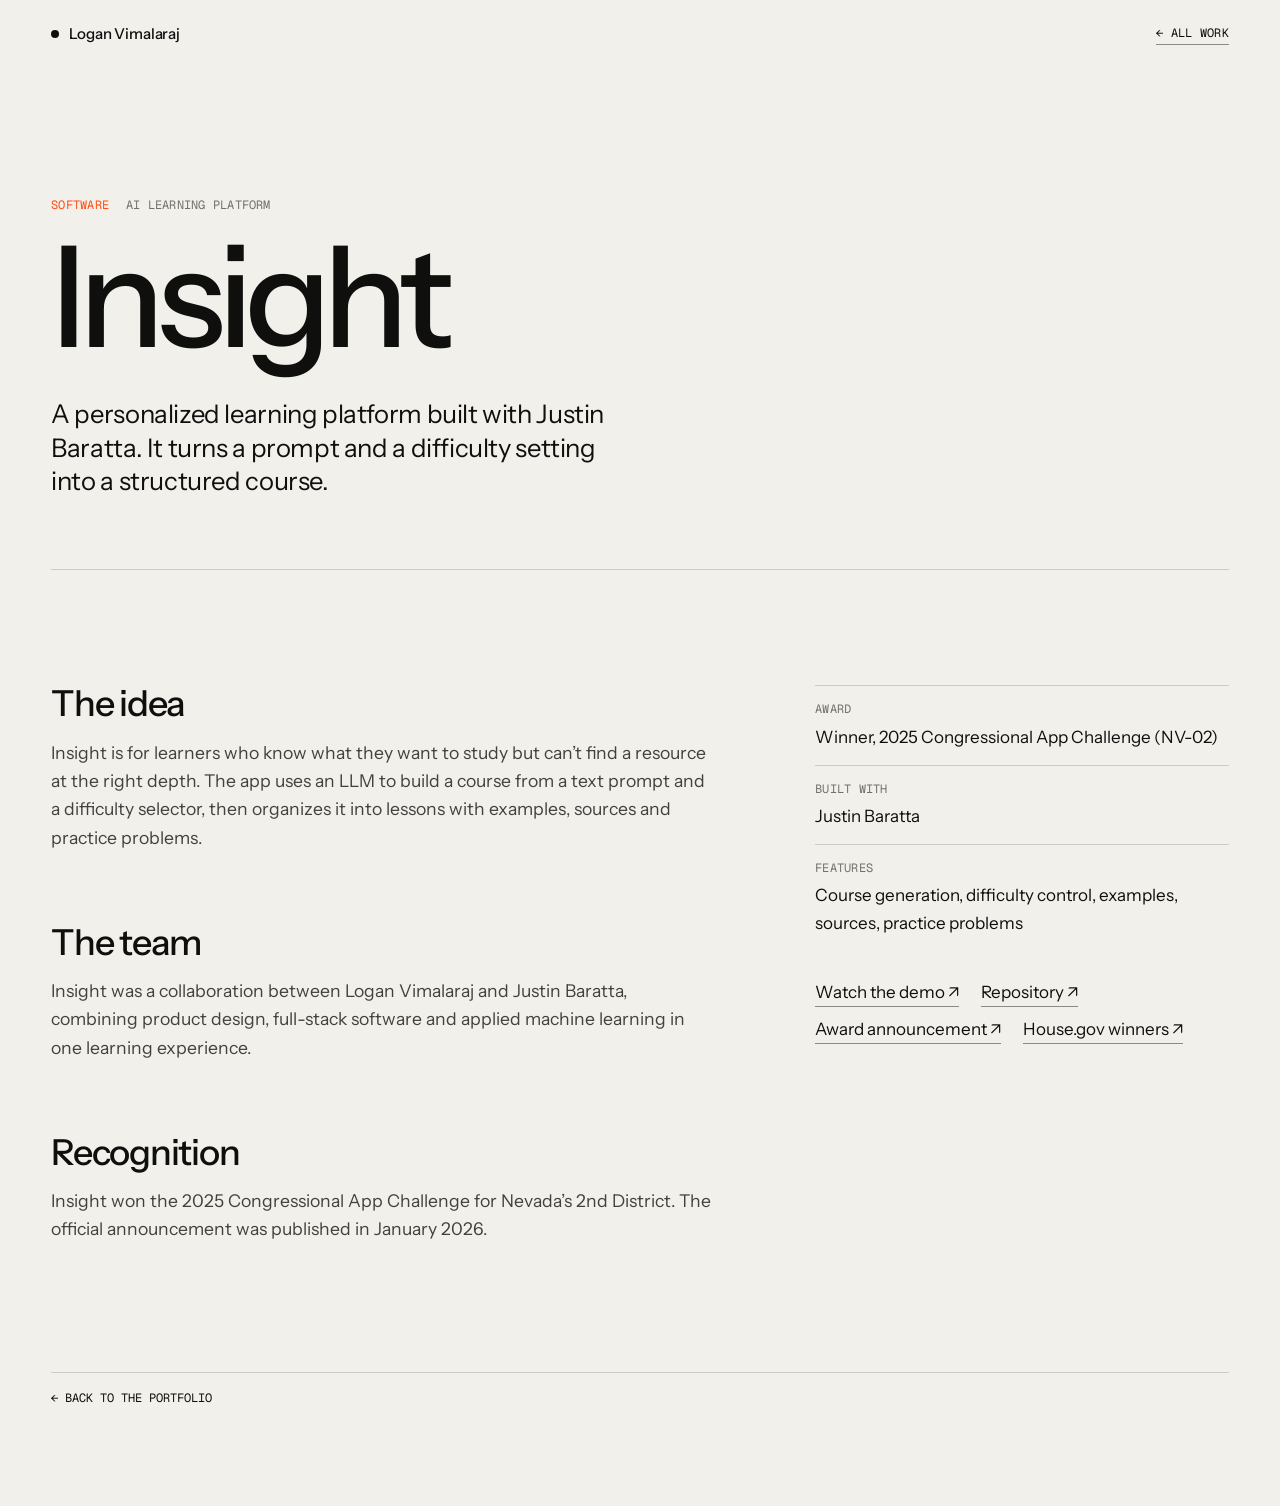
<file: projects/insight/index.html>
<!doctype html>
<html lang="en">
  <head>
    <meta charset="UTF-8" />
    <meta name="viewport" content="width=device-width, initial-scale=1.0" />
    <meta name="description" content="How Logan Vimalaraj and Justin Baratta built Insight, an AI-powered personalized learning app and 2025 Congressional App Challenge winner for Nevada's 2nd District." />
    <meta name="robots" content="index,follow,max-image-preview:large" />
    <link rel="canonical" href="https://loganoe.github.io/projects/insight/" />
    <meta name="theme-color" content="#f1f0eb" />
    <meta property="og:type" content="article" />
    <meta property="og:site_name" content="Logan Vimalaraj" />
    <meta property="og:title" content="Insight (InsightAI) | Logan Vimalaraj" />
    <meta property="og:description" content="An AI-powered personalized learning platform built by Logan Vimalaraj and Justin Baratta." />
    <meta property="og:url" content="https://loganoe.github.io/projects/insight/" />
    <meta property="og:image" content="https://loganoe.github.io/og-card.jpg" />
    <meta property="og:image:width" content="1200" />
    <meta property="og:image:height" content="630" />
    <meta property="og:image:alt" content="Logan Vimalaraj" />
    <meta name="twitter:card" content="summary_large_image" />
    <meta name="twitter:title" content="Insight (InsightAI) | Logan Vimalaraj" />
    <meta name="twitter:description" content="An AI-powered personalized learning platform built by Logan Vimalaraj and Justin Baratta." />
    <meta name="twitter:image" content="https://loganoe.github.io/og-card.jpg" />
    <link rel="icon" href="/favicon.svg" type="image/svg+xml" />
    <title>Insight (InsightAI) | Logan Vimalaraj</title>
    <script type="application/ld+json">
      {
        "@context": "https://schema.org",
        "@type": "WebPage",
        "@id": "https://loganoe.github.io/projects/insight/",
        "url": "https://loganoe.github.io/projects/insight/",
        "name": "Insight (InsightAI) | Logan Vimalaraj",
        "description": "How Logan Vimalaraj and Justin Baratta built Insight, an AI-powered personalized learning app and 2025 Congressional App Challenge winner for Nevada's 2nd District.",
        "isPartOf": {
          "@id": "https://loganoe.github.io/#website"
        },
        "about": {
          "@id": "https://loganoe.github.io/#person"
        },
        "author": {
          "@id": "https://loganoe.github.io/#person"
        },
        "inLanguage": "en-US"
      }
    </script>
    <link rel="preconnect" href="https://fonts.googleapis.com" />
    <link rel="preconnect" href="https://fonts.gstatic.com" crossorigin />
    <link
      href="https://fonts.googleapis.com/css2?family=Geist+Mono:wght@400;500&family=Instrument+Sans:ital,wdth,wght@0,75..100,400..700;1,75..100,400..700&family=Instrument+Serif:ital@0;1&display=swap"
      rel="stylesheet"
    />
    <link rel="stylesheet" href="/project.css" />
  </head>
  <body>
    <div class="site-shell">
      <header class="site-header">
        <a class="home" href="/" aria-label="Logan Vimalaraj, home">Logan Vimalaraj</a>
        <a class="link" href="/#projects">← All work</a>
      </header>

      <main>
        <section class="project-hero" aria-labelledby="project-title">
          <p class="project-label" data-in><span>Software</span><span>AI learning platform</span></p>
          <h1 id="project-title" data-in style="--i: 1">Insight</h1>
          <p class="lede" data-in style="--i: 2">A personalized learning platform built with Justin Baratta. It turns a prompt and a difficulty setting into a structured course.</p>
        </section>



        <div class="project-layout">
          <article class="project-body" data-in style="--i: 4">
            <h2>The idea</h2>
            <p>
              Insight is for learners who know what they want to study but can’t
              find a resource at the right depth. The app uses an LLM to build a
              course from a text prompt and a difficulty selector, then organizes
              it into lessons with examples, sources and practice problems.
            </p>

            <h2>The team</h2>
            <p>
              Insight was a collaboration between Logan Vimalaraj and Justin
              Baratta, combining product design, full-stack software and applied
              machine learning in one learning experience.
            </p>

            <h2>Recognition</h2>
            <p>
              Insight won the 2025 Congressional App Challenge for Nevada’s 2nd
              District. The official announcement was published in January 2026.
            </p>
          </article>

          <aside class="project-facts" data-in style="--i: 5" aria-label="At a glance">
            <dl>
              <div><dt>Award</dt><dd>Winner, 2025 Congressional App Challenge (NV-02)</dd></div>
              <div><dt>Built with</dt><dd>Justin Baratta</dd></div>
              <div><dt>Features</dt><dd>Course generation, difficulty control, examples, sources, practice problems</dd></div>
            </dl>
            <div class="project-links">
              <a class="link" href="https://www.youtube.com/watch?v=CvaFKUh-MBM">Watch the demo ↗</a>
              <a class="link" href="https://github.com/loganoe/InsightAIPublic">Repository ↗</a>
              <a class="link" href="https://www.congressionalappchallenge.us/25-NV02/">Award announcement ↗</a>
              <a class="link" href="https://www.house.gov/educators-and-students/congressional-app-challenge">House.gov winners ↗</a>
            </div>
          </aside>
        </div>

        <a class="back-link" href="/">← Back to the portfolio</a>
      </main>
    </div>
  </body>
</html>
</file>
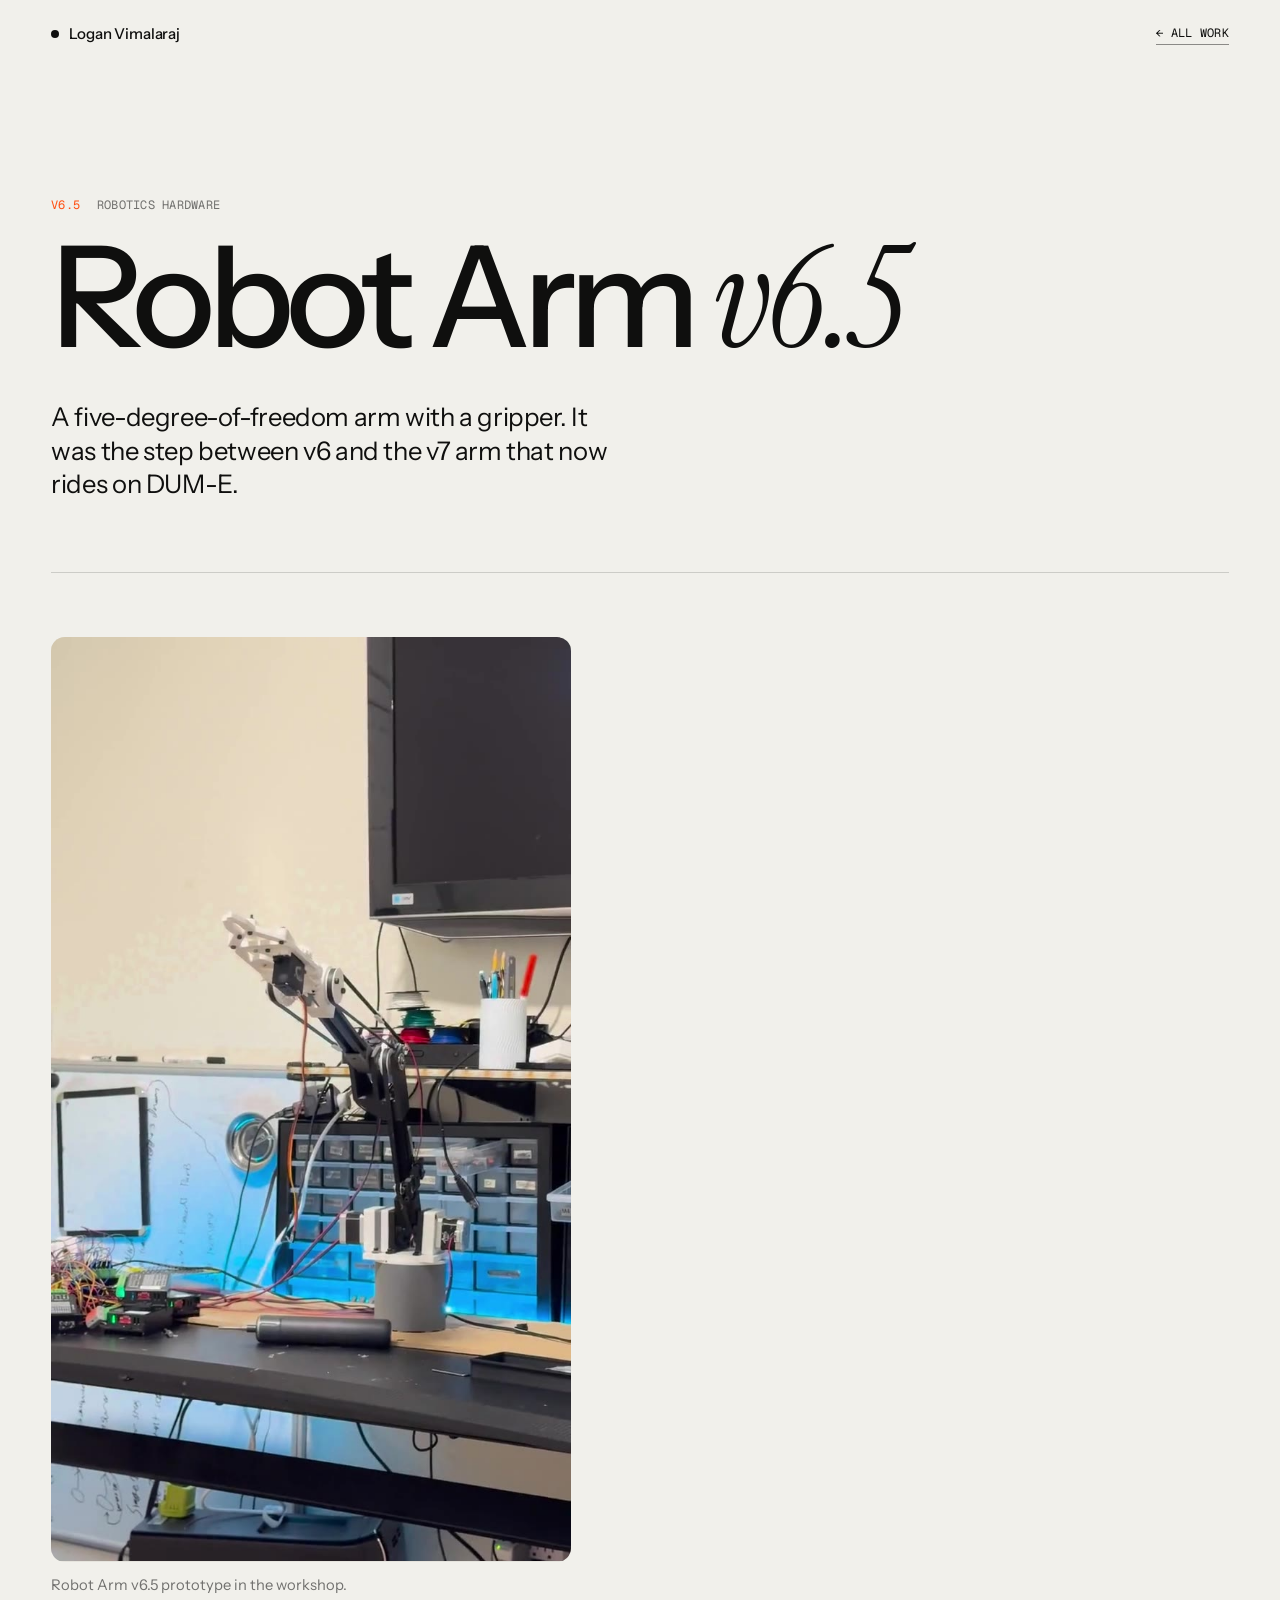
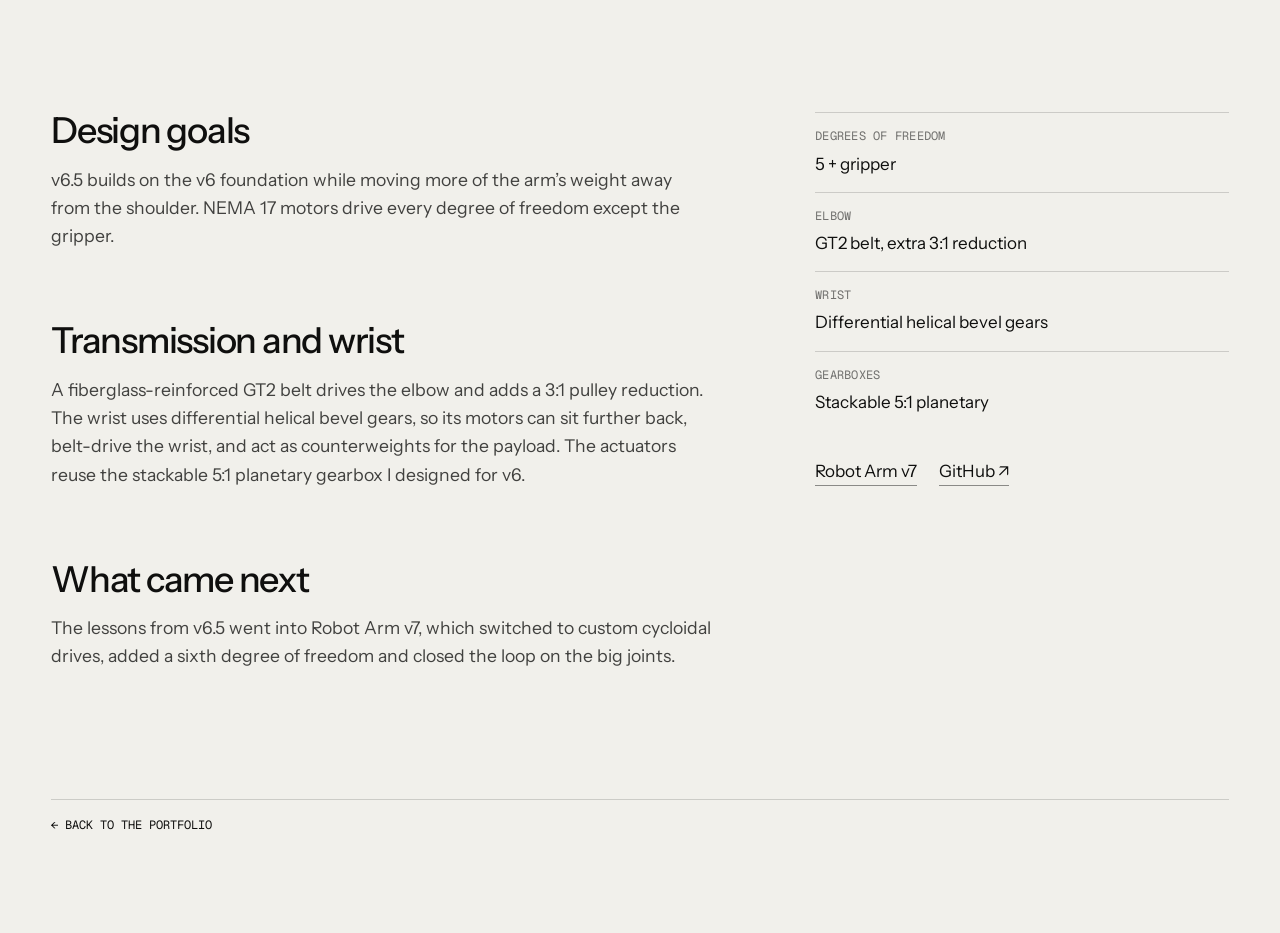
<file: projects/robot-arm-v65/index.html>
<!doctype html>
<html lang="en">
  <head>
    <meta charset="UTF-8" />
    <meta name="viewport" content="width=device-width, initial-scale=1.0" />
    <meta name="description" content="Logan Vimalaraj's Robot Arm v6.5 uses five degrees of freedom, a belt-driven elbow, a differential wrist, and custom planetary gearboxes." />
    <meta name="robots" content="index,follow,max-image-preview:large" />
    <link rel="canonical" href="https://loganoe.github.io/projects/robot-arm-v65/" />
    <meta name="theme-color" content="#f1f0eb" />
    <meta property="og:type" content="article" />
    <meta property="og:site_name" content="Logan Vimalaraj" />
    <meta property="og:title" content="Robot Arm v6.5 | Logan Vimalaraj" />
    <meta property="og:description" content="A five-DOF robot arm with a belt-driven elbow, differential wrist, and custom planetary gearboxes." />
    <meta property="og:url" content="https://loganoe.github.io/projects/robot-arm-v65/" />
    <meta property="og:image" content="https://loganoe.github.io/og-card.jpg" />
    <meta property="og:image:width" content="1200" />
    <meta property="og:image:height" content="630" />
    <meta property="og:image:alt" content="Logan Vimalaraj" />
    <meta name="twitter:card" content="summary_large_image" />
    <meta name="twitter:title" content="Robot Arm v6.5 | Logan Vimalaraj" />
    <meta name="twitter:description" content="A five-DOF robot arm with a belt-driven elbow, differential wrist, and custom planetary gearboxes." />
    <meta name="twitter:image" content="https://loganoe.github.io/og-card.jpg" />
    <link rel="icon" href="/favicon.svg" type="image/svg+xml" />
    <title>Robot Arm v6.5 | Logan Vimalaraj</title>
    <script type="application/ld+json">
      {
        "@context": "https://schema.org",
        "@type": "WebPage",
        "@id": "https://loganoe.github.io/projects/robot-arm-v65/",
        "url": "https://loganoe.github.io/projects/robot-arm-v65/",
        "name": "Robot Arm v6.5 | Logan Vimalaraj",
        "description": "Logan Vimalaraj's Robot Arm v6.5 uses five degrees of freedom, a belt-driven elbow, a differential wrist, and custom planetary gearboxes.",
        "isPartOf": {
          "@id": "https://loganoe.github.io/#website"
        },
        "about": {
          "@id": "https://loganoe.github.io/#person"
        },
        "author": {
          "@id": "https://loganoe.github.io/#person"
        },
        "inLanguage": "en-US"
      }
    </script>
    <link rel="preconnect" href="https://fonts.googleapis.com" />
    <link rel="preconnect" href="https://fonts.gstatic.com" crossorigin />
    <link
      href="https://fonts.googleapis.com/css2?family=Geist+Mono:wght@400;500&family=Instrument+Sans:ital,wdth,wght@0,75..100,400..700;1,75..100,400..700&family=Instrument+Serif:ital@0;1&display=swap"
      rel="stylesheet"
    />
    <link rel="stylesheet" href="/project.css" />
  </head>
  <body>
    <div class="site-shell">
      <header class="site-header">
        <a class="home" href="/" aria-label="Logan Vimalaraj, home">Logan Vimalaraj</a>
        <a class="link" href="/#projects">← All work</a>
      </header>

      <main>
        <section class="project-hero" aria-labelledby="project-title">
          <p class="project-label" data-in><span>v6.5</span><span>Robotics hardware</span></p>
          <h1 id="project-title" data-in style="--i: 1">Robot Arm <em>v6.5</em></h1>
          <p class="lede" data-in style="--i: 2">A five-degree-of-freedom arm with a gripper. It was the step between v6 and the v7 arm that now rides on DUM-E.</p>
        </section>

        <figure class="project-media" data-in style="--i: 3">
          <div style="max-width: 520px">
            <video src="/media/v6-5-arm.mp4" poster="/media/v6-5-arm.jpg" width="720" height="1280" autoplay muted loop playsinline preload="metadata" aria-label="Robot Arm v6.5 prototype moving"></video>
            <figcaption>Robot Arm v6.5 prototype in the workshop.</figcaption>
          </div>
        </figure>

        <div class="project-layout">
          <article class="project-body" data-in style="--i: 4">
            <h2>Design goals</h2>
            <p>
              v6.5 builds on the v6 foundation while moving more of the arm’s
              weight away from the shoulder. NEMA 17 motors drive every degree of
              freedom except the gripper.
            </p>

            <h2>Transmission and wrist</h2>
            <p>
              A fiberglass-reinforced GT2 belt drives the elbow and adds a 3:1
              pulley reduction. The wrist uses differential helical bevel gears,
              so its motors can sit further back, belt-drive the wrist, and act as
              counterweights for the payload. The actuators reuse the stackable
              5:1 planetary gearbox I designed for v6.
            </p>

            <h2>What came next</h2>
            <p>
              The lessons from v6.5 went into Robot Arm v7, which switched to
              custom cycloidal drives, added a sixth degree of freedom and closed
              the loop on the big joints.
            </p>
          </article>

          <aside class="project-facts" data-in style="--i: 5" aria-label="At a glance">
            <dl>
              <div><dt>Degrees of freedom</dt><dd>5 + gripper</dd></div>
              <div><dt>Elbow</dt><dd>GT2 belt, extra 3:1 reduction</dd></div>
              <div><dt>Wrist</dt><dd>Differential helical bevel gears</dd></div>
              <div><dt>Gearboxes</dt><dd>Stackable 5:1 planetary</dd></div>
            </dl>
            <div class="project-links">
              <a class="link" href="/projects/robot-arm-v7/">Robot Arm v7</a>
              <a class="link" href="https://github.com/loganoe">GitHub ↗</a>
            </div>
          </aside>
        </div>

        <a class="back-link" href="/">← Back to the portfolio</a>
      </main>
    </div>
  </body>
</html>
</file>
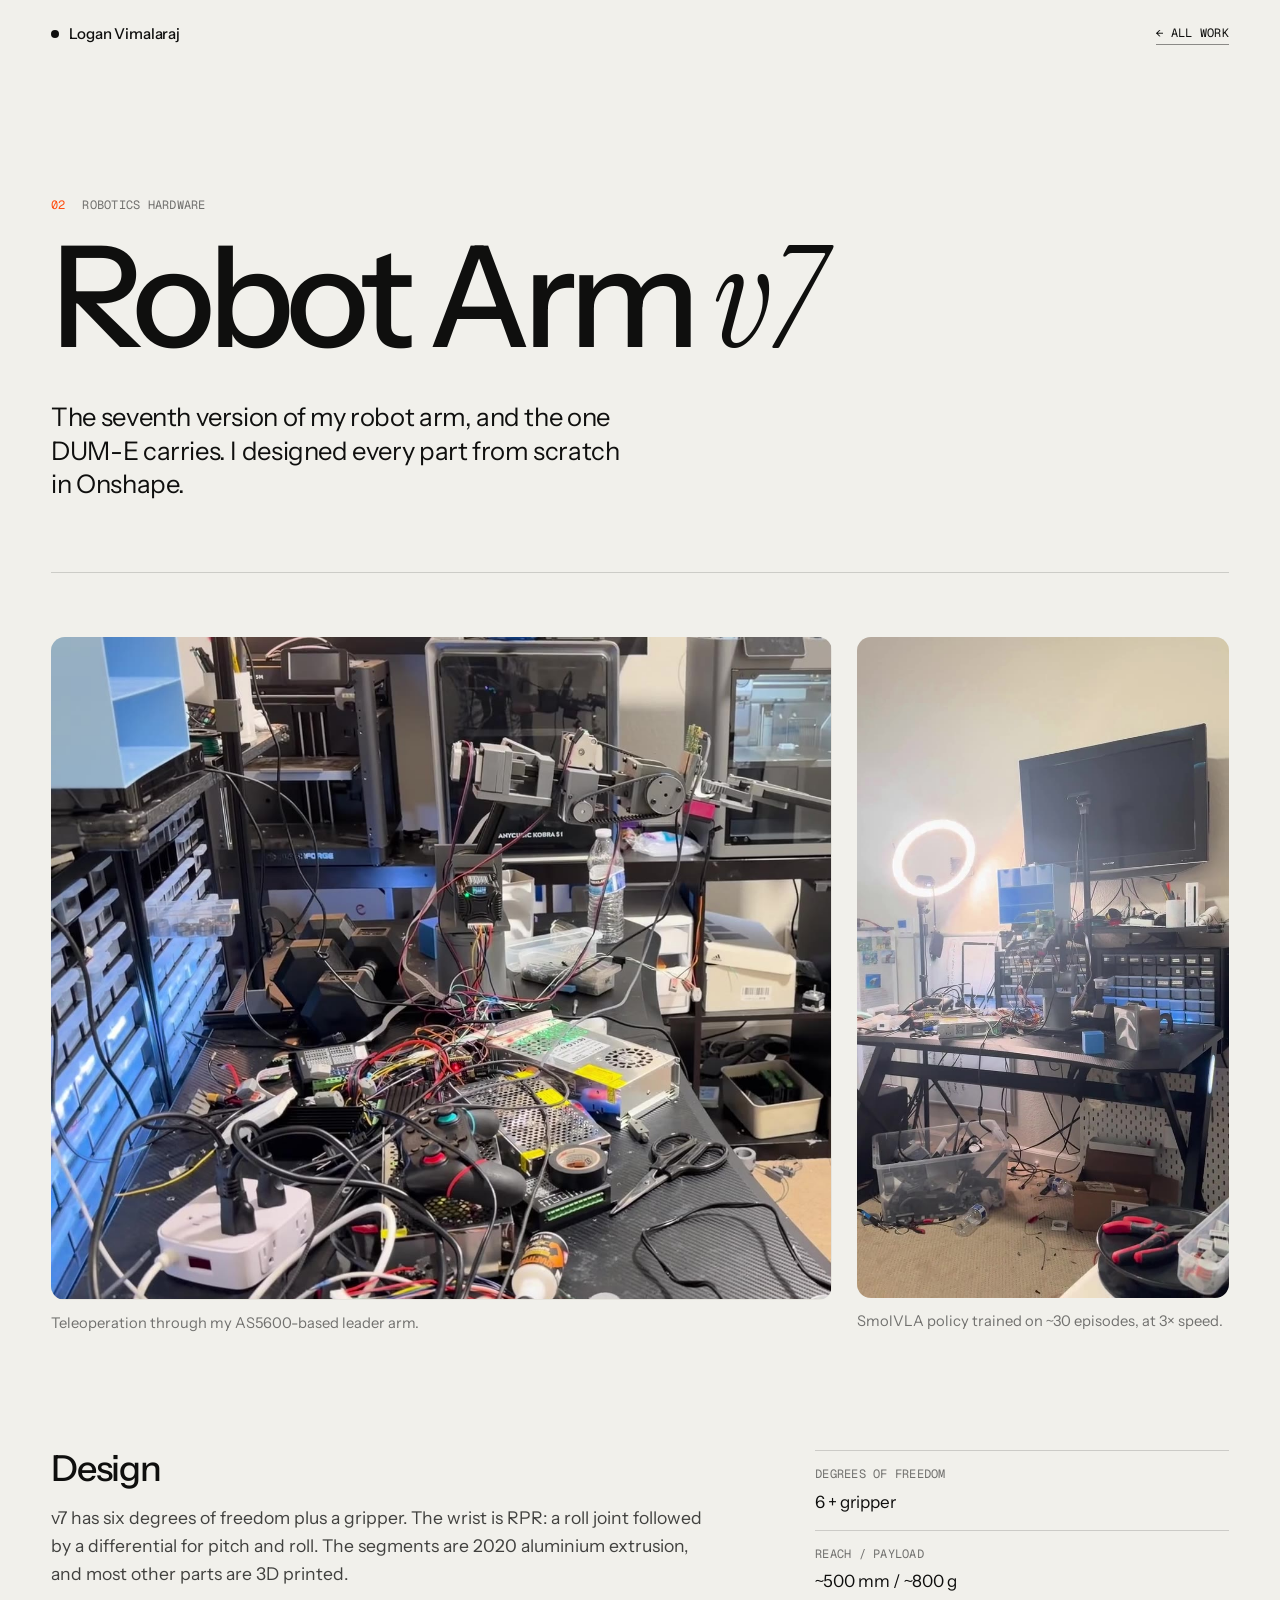
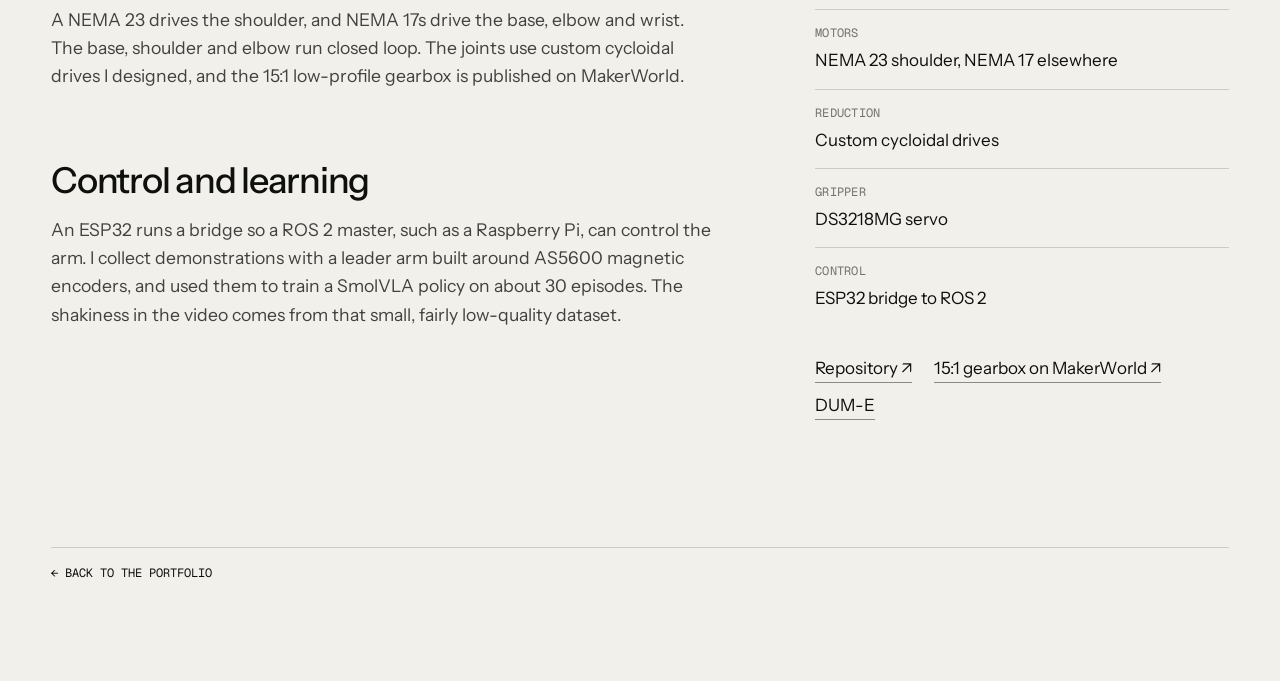
<file: projects/robot-arm-v7/index.html>
<!doctype html>
<html lang="en">
  <head>
    <meta charset="UTF-8" />
    <meta name="viewport" content="width=device-width, initial-scale=1.0" />
    <meta name="description" content="Robot Arm v7 by Logan Vimalaraj: a 6-DOF arm with custom cycloidal drives, closed-loop joints, an RPR wrist, ~500 mm reach and ~800 g payload, built for the DUM-E robot." />
    <meta name="robots" content="index,follow,max-image-preview:large" />
    <link rel="canonical" href="https://loganoe.github.io/projects/robot-arm-v7/" />
    <meta name="theme-color" content="#f1f0eb" />
    <meta property="og:type" content="article" />
    <meta property="og:site_name" content="Logan Vimalaraj" />
    <meta property="og:title" content="Robot Arm v7 | Logan Vimalaraj" />
    <meta property="og:description" content="A 6-DOF arm with custom cycloidal drives, closed-loop joints and an RPR wrist." />
    <meta property="og:url" content="https://loganoe.github.io/projects/robot-arm-v7/" />
    <meta property="og:image" content="https://loganoe.github.io/og-card.jpg" />
    <meta property="og:image:width" content="1200" />
    <meta property="og:image:height" content="630" />
    <meta property="og:image:alt" content="Logan Vimalaraj" />
    <meta name="twitter:card" content="summary_large_image" />
    <meta name="twitter:title" content="Robot Arm v7 | Logan Vimalaraj" />
    <meta name="twitter:description" content="A 6-DOF arm with custom cycloidal drives, closed-loop joints and an RPR wrist." />
    <meta name="twitter:image" content="https://loganoe.github.io/og-card.jpg" />
    <link rel="icon" href="/favicon.svg" type="image/svg+xml" />
    <title>Robot Arm v7 | Logan Vimalaraj</title>
    <script type="application/ld+json">
      {
        "@context": "https://schema.org",
        "@type": "WebPage",
        "@id": "https://loganoe.github.io/projects/robot-arm-v7/",
        "url": "https://loganoe.github.io/projects/robot-arm-v7/",
        "name": "Robot Arm v7 | Logan Vimalaraj",
        "description": "Robot Arm v7 by Logan Vimalaraj: a 6-DOF arm with custom cycloidal drives, closed-loop joints, an RPR wrist, ~500 mm reach and ~800 g payload, built for the DUM-E robot.",
        "isPartOf": {
          "@id": "https://loganoe.github.io/#website"
        },
        "about": {
          "@id": "https://loganoe.github.io/#person"
        },
        "author": {
          "@id": "https://loganoe.github.io/#person"
        },
        "inLanguage": "en-US"
      }
    </script>
    <link rel="preconnect" href="https://fonts.googleapis.com" />
    <link rel="preconnect" href="https://fonts.gstatic.com" crossorigin />
    <link
      href="https://fonts.googleapis.com/css2?family=Geist+Mono:wght@400;500&family=Instrument+Sans:ital,wdth,wght@0,75..100,400..700;1,75..100,400..700&family=Instrument+Serif:ital@0;1&display=swap"
      rel="stylesheet"
    />
    <link rel="stylesheet" href="/project.css" />
  </head>
  <body>
    <div class="site-shell">
      <header class="site-header">
        <a class="home" href="/" aria-label="Logan Vimalaraj, home">Logan Vimalaraj</a>
        <a class="link" href="/#projects">← All work</a>
      </header>

      <main>
        <section class="project-hero" aria-labelledby="project-title">
          <p class="project-label" data-in><span>02</span><span>Robotics hardware</span></p>
          <h1 id="project-title" data-in style="--i: 1">Robot Arm <em>v7</em></h1>
          <p class="lede" data-in style="--i: 2">The seventh version of my robot arm, and the one DUM-E carries. I designed every part from scratch in Onshape.</p>
        </section>

        <div class="project-media two" data-in style="--i: 3">
          <figure>
            <video src="/media/v7-teleop.mp4" poster="/media/v7-teleop.jpg" width="1000" height="848" autoplay muted loop playsinline preload="metadata" aria-label="Robot Arm v7 mirroring a leader arm"></video>
            <figcaption>Teleoperation through my AS5600-based leader arm.</figcaption>
          </figure>
          <figure>
            <video src="/media/v7-vla.mp4" poster="/media/v7-vla.jpg" width="720" height="1280" autoplay muted loop playsinline preload="metadata" aria-label="Robot Arm v7 running a SmolVLA policy"></video>
            <figcaption>SmolVLA policy trained on ~30 episodes, at 3× speed.</figcaption>
          </figure>
        </div>

        <div class="project-layout">
          <article class="project-body" data-in style="--i: 4">
            <h2>Design</h2>
            <p>
              v7 has six degrees of freedom plus a gripper. The wrist is RPR: a
              roll joint followed by a differential for pitch and roll. The
              segments are 2020 aluminium extrusion, and most other parts are 3D
              printed.
            </p>
            <p>
              A NEMA 23 drives the shoulder, and NEMA 17s drive the base, elbow
              and wrist. The base, shoulder and elbow run closed loop. The joints
              use custom cycloidal drives I designed, and the 15:1 low-profile
              gearbox is published on MakerWorld.
            </p>

            <h2>Control and learning</h2>
            <p>
              An ESP32 runs a bridge so a ROS&nbsp;2 master, such as a Raspberry
              Pi, can control the arm. I collect demonstrations with a leader arm
              built around AS5600 magnetic encoders, and used them to train a
              SmolVLA policy on about 30 episodes. The shakiness in the video
              comes from that small, fairly low-quality dataset.
            </p>
          </article>

          <aside class="project-facts" data-in style="--i: 5" aria-label="At a glance">
            <dl>
              <div><dt>Degrees of freedom</dt><dd>6 + gripper</dd></div>
              <div><dt>Reach / payload</dt><dd>~500 mm / ~800 g</dd></div>
              <div><dt>Motors</dt><dd>NEMA 23 shoulder, NEMA 17 elsewhere</dd></div>
              <div><dt>Reduction</dt><dd>Custom cycloidal drives</dd></div>
              <div><dt>Gripper</dt><dd>DS3218MG servo</dd></div>
              <div><dt>Control</dt><dd>ESP32 bridge to ROS 2</dd></div>
            </dl>
            <div class="project-links">
              <a class="link" href="https://github.com/loganoe/RobotArmV7">Repository ↗</a>
              <a class="link" href="https://makerworld.com/en/models/2965474-15-1-low-profile-cycloidal-drive-gearbox-nema-17#profileId-3324878">15:1 gearbox on MakerWorld ↗</a>
              <a class="link" href="/projects/dum-e/">DUM-E</a>
            </div>
          </aside>
        </div>

        <a class="back-link" href="/">← Back to the portfolio</a>
      </main>
    </div>
  </body>
</html>
</file>
<file: assets/css/site.css>
/* ─────────────────────────────────────────────────────────────
   Logan Vimalaraj — portfolio
   Paper + ink, one signal-orange accent. Engineering-drawing details.
   ───────────────────────────────────────────────────────────── */

@property --z {
  syntax: "<number>";
  inherits: true;
  initial-value: 1;
}

:root {
  --paper: #f1f0eb;
  --paper-2: #e6e4dd;
  --ink: #0f0f0e;
  --ink-2: #1b1b19;
  --accent: #ff4f12;

  --bg: var(--paper);
  --fg: var(--ink);
  --surface: var(--paper-2);
  --muted: color-mix(in srgb, currentColor 56%, transparent);
  --line: color-mix(in srgb, currentColor 16%, transparent);

  --sans: "Instrument Sans", ui-sans-serif, system-ui, sans-serif;
  --serif: "Instrument Serif", ui-serif, Georgia, serif;
  --mono: "Geist Mono", ui-monospace, SFMono-Regular, Menlo, monospace;

  --gutter: clamp(16px, 4vw, 56px);
  --ease: cubic-bezier(0.22, 1, 0.36, 1);
  --ease-io: cubic-bezier(0.65, 0, 0.35, 1);
  --radius: 14px;

  color-scheme: light;
}

html.is-dark {
  --bg: var(--ink);
  --fg: #ecebe5;
  --surface: var(--ink-2);
  color-scheme: dark;
}

*,
*::before,
*::after {
  box-sizing: border-box;
}

* {
  margin: 0;
  padding: 0;
}

html {
  -webkit-text-size-adjust: 100%;
  text-rendering: optimizeLegibility;
}

html.lenis,
html.lenis body {
  height: auto;
}
.lenis.lenis-stopped {
  overflow: clip;
}
.lenis [data-lenis-prevent] {
  overscroll-behavior: contain;
}

body {
  background: var(--bg);
  color: var(--fg);
  font-family: var(--sans);
  font-size: 17px;
  line-height: 1.55;
  font-weight: 400;
  -webkit-font-smoothing: antialiased;
  -moz-osx-font-smoothing: grayscale;
  overflow-x: clip;
  transition:
    background-color 0.8s var(--ease-io),
    color 0.8s var(--ease-io);
}

img,
video,
svg,
canvas {
  display: block;
  max-width: 100%;
}

a {
  color: inherit;
}

button {
  font: inherit;
  color: inherit;
  background: none;
  border: 0;
  cursor: pointer;
}

ol,
ul {
  list-style: none;
}

em {
  font-family: var(--serif);
  font-style: italic;
  font-weight: 400;
  letter-spacing: -0.01em;
}

::selection {
  background: var(--accent);
  color: #fff;
}

:focus-visible {
  outline: 2px solid var(--accent);
  outline-offset: 3px;
  border-radius: 4px;
}

.skip {
  position: fixed;
  left: 16px;
  top: -60px;
  z-index: 100;
  padding: 10px 14px;
  background: var(--ink);
  color: var(--paper);
  border-radius: 8px;
  transition: top 0.3s var(--ease);
}
.skip:focus {
  top: 16px;
}

/* ── Utilities ─────────────────────────────────────────── */

.wrap {
  width: min(100% - var(--gutter) * 2, 1400px);
  margin-inline: auto;
}

.mono {
  font-family: var(--mono);
  font-size: 12px;
  line-height: 1.5;
  letter-spacing: 0.02em;
  text-transform: uppercase;
  color: var(--muted);
  font-weight: 400;
}

.idx {
  color: var(--accent);
  margin-right: 0.9em;
}

.h2 {
  font-size: clamp(2.6rem, 6.6vw, 6.6rem);
  line-height: 0.95;
  letter-spacing: -0.045em;
  font-weight: 500;
}
.h2 em,
.h3 em,
.contact__title em {
  letter-spacing: -0.02em;
  padding-right: 0.04em;
}

.h3 {
  font-size: clamp(1.9rem, 3.6vw, 3.4rem);
  line-height: 1;
  letter-spacing: -0.035em;
  font-weight: 500;
}

.lead {
  font-size: clamp(1.25rem, 1.9vw, 1.75rem);
  line-height: 1.3;
  letter-spacing: -0.015em;
  max-width: 32ch;
}

.link {
  position: relative;
  text-decoration: none;
  white-space: nowrap;
}
.link::after {
  content: "";
  position: absolute;
  left: 0;
  right: 0;
  bottom: -1px;
  height: 1px;
  background: currentColor;
  transform-origin: right;
  opacity: 0.5;
}
.link:hover::after,
.link:focus-visible::after {
  animation: underline 0.7s var(--ease-io) forwards;
}
@keyframes underline {
  0% {
    transform: scaleX(1);
    transform-origin: right;
    opacity: 0.5;
  }
  49% {
    transform: scaleX(0);
    transform-origin: right;
  }
  50% {
    transform: scaleX(0);
    transform-origin: left;
  }
  100% {
    transform: scaleX(1);
    transform-origin: left;
    opacity: 1;
  }
}

.pill {
  position: relative;
  display: inline-flex;
  align-items: center;
  gap: 10px;
  height: 46px;
  padding: 0 20px;
  border-radius: 999px;
  border: 1px solid var(--line);
  font-size: 15px;
  font-weight: 500;
  text-decoration: none;
  overflow: hidden;
  isolation: isolate;
  white-space: nowrap;
  transition:
    color 0.5s var(--ease),
    border-color 0.5s var(--ease);
}
.pill::before {
  content: "";
  position: absolute;
  inset: 0;
  z-index: -1;
  background: var(--fg);
  border-radius: inherit;
  transform: translateY(101%);
  transition: transform 0.55s var(--ease);
}
.pill:hover {
  color: var(--bg);
  border-color: var(--fg);
}
.pill:hover::before {
  transform: translateY(0);
}
.pill svg {
  width: 14px;
  height: 14px;
  fill: none;
  stroke: currentColor;
  stroke-width: 1.5;
  transition: transform 0.5s var(--ease);
}
.pill:hover svg {
  transform: translateY(2px);
}
.pill--solid {
  background: var(--ink);
  color: var(--paper);
  border-color: var(--ink);
}
.pill--solid::before {
  background: var(--accent);
}
.pill--solid:hover {
  color: #fff;
  border-color: var(--accent);
}
.pill__pulse {
  width: 7px;
  height: 7px;
  border-radius: 50%;
  background: var(--accent);
  box-shadow: 0 0 0 0 var(--accent);
  animation: pulse 2.2s var(--ease) infinite;
}
.pill--solid:hover .pill__pulse {
  background: #fff;
}
@keyframes pulse {
  0% {
    box-shadow: 0 0 0 0 color-mix(in srgb, var(--accent) 70%, transparent);
  }
  80%,
  100% {
    box-shadow: 0 0 0 9px transparent;
  }
}

.pointer-only,
.touch-only {
  display: none;
}
@media (hover: hover) and (pointer: fine) {
  .pointer-only {
    display: inline;
  }
}
@media not ((hover: hover) and (pointer: fine)) {
  .touch-only {
    display: inline;
  }
}

/* Hide intro targets until JS has set their start state */
.js:not(.is-ready) [data-intro],
.js:not(.is-ready) [data-hero-title],
.js:not(.is-ready) .hero__canvas {
  opacity: 0;
}

/* ── Progress + Nav ───────────────────────────────────── */

.progress {
  position: fixed;
  inset: 0 0 auto;
  height: 2px;
  z-index: 70;
  pointer-events: none;
}
.progress span {
  display: block;
  height: 100%;
  background: var(--accent);
  transform-origin: left;
  transform: scaleX(0);
}

.nav {
  position: fixed;
  inset: 0 0 auto;
  z-index: 60;
  display: grid;
  grid-template-columns: 1fr auto 1fr;
  align-items: center;
  gap: 24px;
  padding: 22px var(--gutter);
  color: #fff;
  mix-blend-mode: difference;
  transition: transform 0.7s var(--ease);
}
.nav.is-hidden {
  transform: translateY(-110%);
}
.nav__mark {
  display: inline-flex;
  align-items: center;
  gap: 10px;
  font-weight: 500;
  font-size: 15px;
  letter-spacing: -0.01em;
  text-decoration: none;
  justify-self: start;
}
.nav__dot {
  width: 8px;
  height: 8px;
  border-radius: 50%;
  background: currentColor;
}
.nav__links {
  display: flex;
  gap: clamp(16px, 2.4vw, 36px);
}
.nav__links a,
.nav__clock {
  font-family: var(--mono);
  font-size: 12px;
  text-transform: uppercase;
  letter-spacing: 0.02em;
  text-decoration: none;
}
.nav__clock {
  justify-self: end;
  opacity: 0.8;
}
.nav__clock time {
  font-variant-numeric: tabular-nums;
}

[data-roll] {
  position: relative;
  display: inline-block;
  overflow: hidden;
  vertical-align: top;
}
[data-roll] .roll__a,
[data-roll] .roll__b {
  display: block;
  transition: transform 0.55s var(--ease);
}
[data-roll] .roll__b {
  position: absolute;
  inset: 0;
  transform: translateY(105%);
}
[data-roll]:hover .roll__a {
  transform: translateY(-105%);
}
[data-roll]:hover .roll__b {
  transform: translateY(0);
}

@media (max-width: 820px) {
  .nav {
    grid-template-columns: 1fr auto;
  }
  .nav__links {
    display: none;
  }
}

/* ── Hero ─────────────────────────────────────────────── */

.hero {
  position: relative;
  height: 100vh;
  height: 100svh;
  min-height: 620px;
  padding: 84px var(--gutter) clamp(64px, 8vw, 108px);
  display: grid;
  grid-template-rows: auto 1fr;
  overflow: hidden;
  touch-action: pan-y;
}
.hero__canvas {
  position: absolute;
  inset: 0;
  width: 100%;
  height: 100%;
}
.hero__frame {
  position: absolute;
  inset: 12px;
  border: 1px solid var(--line);
  pointer-events: none;
}
.hero__frame i {
  position: absolute;
  width: 11px;
  height: 11px;
}
.hero__frame i::before,
.hero__frame i::after {
  content: "";
  position: absolute;
  background: var(--fg);
}
.hero__frame i::before {
  left: 5px;
  top: 0;
  width: 1px;
  height: 11px;
}
.hero__frame i::after {
  top: 5px;
  left: 0;
  height: 1px;
  width: 11px;
}
.hero__frame i:nth-child(1) {
  left: -6px;
  top: -6px;
}
.hero__frame i:nth-child(2) {
  right: -6px;
  top: -6px;
}
.hero__frame i:nth-child(3) {
  left: -6px;
  bottom: -6px;
}
.hero__frame i:nth-child(4) {
  right: -6px;
  bottom: -6px;
}

.hero__top {
  position: relative;
  display: flex;
  gap: clamp(20px, 4vw, 64px);
  pointer-events: none;
}
.hero__body {
  position: relative;
  align-self: end;
  pointer-events: none;
}
.hero__body a {
  pointer-events: auto;
}
.hero__title {
  font-size: clamp(4rem, 15.6vw, 17rem);
  line-height: 0.83;
  letter-spacing: -0.058em;
  font-weight: 500;
  margin-left: -0.055em;
}
.hero__title > span,
.hero__title .line {
  display: block;
}
.hero__row {
  display: flex;
  align-items: flex-end;
  gap: clamp(24px, 4vw, 56px);
  margin-top: clamp(20px, 3vw, 40px);
}
.hero__lede {
  max-width: 36ch;
  font-size: clamp(1.1rem, 1.5vw, 1.4rem);
  line-height: 1.35;
  letter-spacing: -0.01em;
}
.hero__lede em {
  font-size: 1.15em;
}

.hero__block {
  position: absolute;
  top: 84px;
  right: var(--gutter);
  width: 250px;
  border: 1px solid var(--line);
  background: color-mix(in srgb, var(--paper) 78%, transparent);
  backdrop-filter: blur(6px);
  font-family: var(--mono);
  font-size: 11px;
  text-transform: uppercase;
  pointer-events: none;
}
.hero__block-head {
  display: flex;
  justify-content: space-between;
  padding: 8px 10px;
  border-bottom: 1px solid var(--line);
  color: var(--muted);
}
.hero__readout {
  display: grid;
  grid-template-columns: 1fr 1fr;
}
.hero__readout div {
  display: flex;
  justify-content: space-between;
  padding: 7px 10px;
  border-bottom: 1px solid var(--line);
}
.hero__readout div:nth-child(odd) {
  border-right: 1px solid var(--line);
}
.hero__readout dt {
  color: var(--muted);
}
.hero__readout dd {
  font-variant-numeric: tabular-nums;
}
.hero__hint {
  padding: 8px 10px;
  color: var(--accent);
}

@media (max-width: 820px) {
  .hide-sm {
    display: none;
  }
  .hero__block {
    top: auto;
    bottom: calc(100% - 0px);
  }
  .hero__block .hero__block-head,
  .hero__block .hero__readout {
    display: none;
  }
  .hero__block {
    inset: 116px auto auto var(--gutter);
    width: auto;
    border: 0;
    background: none;
    backdrop-filter: none;
  }
  .hero__hint {
    padding: 0;
  }
  .hero__row {
    flex-direction: column;
    align-items: flex-start;
  }
}

/* ── Statement ────────────────────────────────────────── */

.statement {
  width: min(100% - var(--gutter) * 2, 1400px);
  margin-inline: auto;
  padding-block: clamp(120px, 20vh, 240px);
  display: grid;
  grid-template-columns: minmax(120px, 1fr) 5fr;
  gap: 24px;
}
.statement__label {
  padding-top: 0.9em;
}
.statement__text {
  font-size: clamp(1.8rem, 4.1vw, 4.1rem);
  line-height: 1.08;
  letter-spacing: -0.035em;
  font-weight: 500;
  text-wrap: pretty;
}
@media (max-width: 820px) {
  .statement {
    grid-template-columns: 1fr;
  }
}

/* ── Section scaffolding ─────────────────────────────── */

section {
  position: relative;
}

.sec-head {
  display: flex;
  justify-content: space-between;
  align-items: center;
  gap: 16px;
  padding-top: 16px;
  border-top: 1px solid var(--line);
  margin-bottom: clamp(40px, 6vw, 80px);
}

.sec-head__links {
  display: flex;
  gap: 20px;
}
.dume__note .link,
.sec-head__links .link {
  color: var(--fg);
}

/* ── DUM-E ────────────────────────────────────────────── */

.dume {
  padding-block: clamp(100px, 14vw, 180px);
}

.status {
  display: inline-flex;
  align-items: center;
  gap: 10px;
  font-family: var(--mono);
  font-size: 12px;
  text-transform: uppercase;
  letter-spacing: 0.02em;
}
.status__dot {
  width: 7px;
  height: 7px;
  border-radius: 50%;
  background: var(--accent);
  animation: pulse 2.2s var(--ease) infinite;
}

.dume__title {
  display: flex;
  /* "DUM-E" sets at ~3.28em wide: fill the content column exactly */
  font-size: min(calc((100vw - var(--gutter) * 2) / 3.3), 424px);
  line-height: 0.8;
  font-weight: 600;
  letter-spacing: -0.04em;
  white-space: nowrap;
  overflow: hidden;
  padding-block: 0.03em 0.05em;
}
.dume__title span {
  display: inline-block;
  will-change: transform;
}

.dume__intro {
  display: flex;
  justify-content: space-between;
  align-items: flex-end;
  gap: 32px;
  margin-top: clamp(32px, 5vw, 64px);
}
.dume__note {
  text-align: right;
  line-height: 1.7;
}
@media (max-width: 820px) {
  .dume__intro {
    flex-direction: column;
    align-items: flex-start;
  }
  .dume__note {
    text-align: left;
  }
}

.dume__stage {
  padding-inline: var(--gutter);
  margin-top: clamp(56px, 8vw, 110px);
}
.dume__video {
  position: relative;
  aspect-ratio: 16 / 9;
  overflow: hidden;
  border-radius: 18px;
  background: var(--surface);
  max-height: 92vh;
  margin-inline: auto;
}
.dume__video video {
  width: 100%;
  height: 100%;
  object-fit: cover;
}
.dume__video figcaption {
  position: absolute;
  inset: auto 0 0;
  display: flex;
  justify-content: space-between;
  align-items: center;
  gap: 16px;
  padding: clamp(14px, 2.4vw, 28px);
}
.dume__video figcaption > .mono {
  color: #fff;
  padding: 7px 12px;
  border-radius: 999px;
  background: rgba(15, 15, 14, 0.45);
  backdrop-filter: blur(12px);
}

.play {
  display: inline-flex;
  align-items: center;
  gap: 12px;
  padding: 6px 18px 6px 6px;
  border-radius: 999px;
  background: rgba(15, 15, 14, 0.5);
  backdrop-filter: blur(14px);
  color: #fff;
  font-size: 15px;
  font-weight: 500;
  transition: background-color 0.4s var(--ease);
}
.play .mono {
  color: rgba(255, 255, 255, 0.6);
}
.play__icon {
  display: grid;
  place-items: center;
  width: 38px;
  height: 38px;
  border-radius: 50%;
  background: #fff;
  transition:
    transform 0.5s var(--ease),
    background-color 0.4s var(--ease);
}
.play__icon svg {
  width: 14px;
  fill: var(--ink);
  transform: translateX(1px);
}
.play:hover {
  background: rgba(15, 15, 14, 0.75);
}
.play:hover .play__icon {
  transform: scale(1.1);
  background: var(--accent);
}
.play:hover .play__icon svg {
  fill: #fff;
}
@media (max-width: 600px) {
  .dume__video {
    aspect-ratio: 4 / 5;
  }
  .dume__video figcaption {
    flex-direction: column;
    align-items: flex-start;
  }
}

/* Anatomy */

.anatomy {
  display: grid;
  grid-template-columns: minmax(0, 5fr) minmax(0, 6fr);
  gap: clamp(32px, 8vw, 140px);
  margin-top: clamp(100px, 14vw, 200px);
}
.anatomy__figure-col {
  position: relative;
}
.anatomy__figure {
  position: sticky;
  top: 10vh;
  height: 80vh;
  display: flex;
  flex-direction: column;
  gap: 12px;
}
.anatomy__img {
  position: relative;
  flex: 1;
  min-height: 0;
  aspect-ratio: 721 / 961;
  max-width: 100%;
  margin-inline: auto;
  overflow: hidden;
  border-radius: var(--radius);
  background: var(--surface);
}
.anatomy__zoom {
  position: absolute;
  inset: 0;
  transform: scale(var(--z));
  transform-origin: var(--ox, 50%) var(--oy, 50%);
  transition:
    --z 1.3s var(--ease),
    transform-origin 1.3s var(--ease);
}
.anatomy__zoom img {
  width: 100%;
  height: 100%;
  object-fit: cover;
}
.anatomy__figure[data-active="0"] {
  --z: 1.55;
  --ox: 36%;
  --oy: 38%;
}
.anatomy__figure[data-active="1"] {
  --z: 1.35;
  --ox: 63%;
  --oy: 52%;
}
.anatomy__figure[data-active="2"] {
  --z: 1.5;
  --ox: 42%;
  --oy: 86%;
}
.anatomy__figure[data-active="3"] {
  --z: 1.75;
  --ox: 47%;
  --oy: 75%;
}
.anatomy__figure[data-active="-1"] {
  --z: 1;
}
.anatomy__figure > figcaption {
  display: flex;
  justify-content: space-between;
}

.spot {
  position: absolute;
  left: var(--x);
  top: var(--y);
  width: 14px;
  height: 14px;
  transform: translate(-50%, -50%) scale(calc(1 / var(--z)));
  z-index: 2;
}
.spot::before,
.spot::after {
  content: "";
  position: absolute;
  inset: 0;
  border-radius: 50%;
}
.spot::before {
  background: rgba(255, 255, 255, 0.9);
  box-shadow: 0 0 0 1px rgba(0, 0, 0, 0.25);
  transition:
    background-color 0.5s var(--ease),
    transform 0.5s var(--ease);
}
.spot::after {
  border: 1px solid #fff;
  opacity: 0;
}
.spot b {
  position: absolute;
  left: 24px;
  top: 50%;
  translate: 0 -50%;
  padding: 5px 10px;
  border-radius: 999px;
  background: var(--accent);
  color: #fff;
  font-family: var(--mono);
  font-size: 11px;
  font-weight: 500;
  text-transform: uppercase;
  white-space: nowrap;
  opacity: 0;
  transform: translateX(-8px);
  transition:
    opacity 0.5s var(--ease),
    transform 0.5s var(--ease);
}
.spot.is-active::before {
  background: var(--accent);
  transform: scale(1.15);
}
.spot.is-active::after {
  border-color: var(--accent);
  animation: ring 1.8s var(--ease) infinite;
}
.spot.is-active b {
  opacity: 1;
  transform: none;
}
@keyframes ring {
  0% {
    transform: scale(1);
    opacity: 1;
  }
  100% {
    transform: scale(3.2);
    opacity: 0;
  }
}

.step {
  min-height: 72vh;
  display: flex;
  flex-direction: column;
  justify-content: center;
  gap: 18px;
  opacity: 0.22;
  transition: opacity 0.7s var(--ease);
}
.step.is-active {
  opacity: 1;
}
.step h3 {
  font-size: clamp(2rem, 3.8vw, 3.6rem);
  line-height: 1;
  letter-spacing: -0.04em;
  font-weight: 500;
}
.step p:not(.mono) {
  max-width: 40ch;
  font-size: 1.1rem;
  color: var(--muted);
}
.step .link {
  align-self: flex-start;
}
.step__n {
  color: var(--accent);
}

@media (max-width: 820px) {
  .anatomy {
    grid-template-columns: 1fr;
  }
  .anatomy__figure {
    position: relative;
    top: 0;
    height: auto;
  }
  .anatomy__img {
    width: 100%;
    flex: none;
  }
  .step {
    min-height: 0;
    padding-block: 36px;
    border-top: 1px solid var(--line);
    opacity: 1;
  }
  .anatomy__figure .spot b {
    opacity: 1;
    transform: none;
    background: rgba(15, 15, 14, 0.6);
  }
  .anatomy__figure .spot.is-active b {
    background: var(--accent);
  }
}

/* Pipeline */

.pipeline {
  margin-top: clamp(120px, 14vw, 220px);
}
.pipeline__head {
  display: grid;
  gap: 18px;
  margin-bottom: clamp(40px, 6vw, 72px);
}
.pipeline__flow {
  position: relative;
  display: grid;
  grid-template-columns: repeat(5, minmax(0, 1fr));
}
.pipeline__flow::before {
  content: "";
  position: absolute;
  inset: 0 0 auto;
  height: 1px;
  background: var(--line);
}
.pipeline__pulse {
  position: absolute;
  top: -1px;
  left: 0;
  width: 90px;
  height: 3px;
  border-radius: 3px;
  background: var(--accent);
  box-shadow: 0 0 16px var(--accent);
  opacity: 0;
}
.node {
  position: relative;
  display: grid;
  align-content: start;
  gap: 8px;
  padding: 28px 24px 0 0;
}
.node::before {
  content: "";
  position: absolute;
  left: 0;
  top: -4px;
  width: 9px;
  height: 9px;
  border-radius: 50%;
  background: var(--bg);
  border: 1px solid currentColor;
  transition:
    background-color 0.3s,
    border-color 0.3s,
    transform 0.3s var(--ease);
}
.node.is-lit::before {
  background: var(--accent);
  border-color: var(--accent);
  transform: scale(1.35);
}
.node strong {
  font-size: clamp(1.1rem, 1.5vw, 1.35rem);
  font-weight: 500;
  letter-spacing: -0.02em;
  line-height: 1.2;
}
.node small {
  font-size: 0.95rem;
  color: var(--muted);
  line-height: 1.4;
}
.node .mono {
  transition: color 0.3s;
}
.node.is-lit .mono {
  color: var(--accent);
}
@media (max-width: 820px) {
  .pipeline__flow {
    grid-template-columns: 1fr;
    padding-left: 28px;
  }
  .pipeline__flow::before {
    inset: 0 auto 0 0;
    width: 1px;
    height: auto;
  }
  .pipeline__pulse {
    top: 0;
    left: -1px;
    width: 3px;
    height: 70px;
  }
  .node {
    padding: 0 0 36px;
  }
  .node::before {
    left: -32px;
    top: 4px;
  }
}

/* ── Arm v7 ───────────────────────────────────────────── */

.arm {
  padding-block: clamp(100px, 14vw, 180px);
}
.arm__head,
.sim__head {
  display: flex;
  justify-content: space-between;
  align-items: flex-end;
  gap: 32px;
}
@media (max-width: 820px) {
  .arm__head,
  .sim__head {
    flex-direction: column;
    align-items: flex-start;
  }
}

.stats {
  display: grid;
  grid-template-columns: repeat(4, minmax(0, 1fr));
  margin-top: clamp(56px, 8vw, 110px);
  border-top: 1px solid var(--line);
}
.stat {
  padding: 22px 20px 26px 0;
  display: flex;
  flex-direction: column;
  gap: 18px;
}
.stat + .stat {
  padding-left: 20px;
  border-left: 1px solid var(--line);
}
.stat dt {
  font-family: var(--mono);
  font-size: 12px;
  text-transform: uppercase;
  color: var(--muted);
}
.stat dd {
  font-size: clamp(2.8rem, 6vw, 6rem);
  line-height: 0.9;
  font-weight: 500;
  letter-spacing: -0.055em;
  font-variant-numeric: tabular-nums;
}
.stat small {
  font-size: 0.32em;
  letter-spacing: 0;
  color: var(--muted);
  margin-inline: 0.25em;
  font-weight: 400;
}
@media (max-width: 820px) {
  .stats {
    grid-template-columns: repeat(2, minmax(0, 1fr));
  }
  .stat:nth-child(3) {
    padding-left: 0;
    border-left: 0;
  }
  .stat:nth-child(n + 3) {
    border-top: 1px solid var(--line);
  }
}

/* Teleop / policy switcher: one full-bleed stage, policy only on request */
.demo {
  padding-inline: var(--gutter);
  margin-top: clamp(40px, 5vw, 64px);
}
.demo__stage {
  position: relative;
  aspect-ratio: 16 / 9;
  max-height: 88vh;
  width: 100%;
  overflow: hidden;
  border-radius: 18px;
  background: var(--surface);
  isolation: isolate;
}
.demo__slide {
  position: absolute;
  inset: 0;
  clip-path: inset(0 0 0 100%);
  transition: clip-path 1.1s var(--ease-io);
}
.demo[data-dir="back"] .demo__slide {
  clip-path: inset(0 100% 0 0);
}
.demo .demo__slide.is-active {
  clip-path: inset(0);
  z-index: 2;
}
.demo .demo__slide.is-leaving {
  clip-path: inset(0);
  z-index: 1;
  transition: none;
}
.demo__slide > video {
  width: 100%;
  height: 100%;
  object-fit: cover;
  object-position: 50% 30%;
  transform: scale(1.08);
  transition:
    transform 1.4s var(--ease),
    opacity 1.1s var(--ease-io);
}
.demo__slide.is-active > video {
  transform: none;
}
.demo__slide.is-leaving > video {
  transform: scale(0.96);
  opacity: 0.4;
}

.demo__slide--policy {
  display: grid;
  grid-template-columns: auto minmax(0, 1fr);
  grid-template-rows: minmax(0, 1fr);
  background: var(--ink);
  color: #ecebe5;
}
.demo__slide--policy > video {
  width: auto;
  height: 100%;
  aspect-ratio: 9 / 16;
  object-fit: cover;
  object-position: center;
}
.demo__about {
  align-self: center;
  display: grid;
  gap: 20px;
  max-width: 46ch;
  padding: clamp(28px, 5vw, 80px);
}
@media (min-width: 821px) {
  .demo[data-at="1"] [data-demo-text] {
    display: none;
  }
}
.demo__about p:not(.mono) {
  font-size: 1.1rem;
  color: var(--muted);
}
.demo__about > * {
  opacity: 0;
  transform: translateY(18px);
  transition:
    opacity 0.8s var(--ease),
    transform 1s var(--ease);
}
.demo__slide.is-active .demo__about > * {
  opacity: 1;
  transform: none;
}
.demo__slide.is-active .demo__about > :nth-child(1) {
  transition-delay: 0.5s;
}
.demo__slide.is-active .demo__about > :nth-child(2) {
  transition-delay: 0.6s;
}
.demo__slide.is-active .demo__about > :nth-child(3) {
  transition-delay: 0.7s;
}

.demo__bar {
  position: absolute;
  inset: auto 0 0;
  z-index: 3;
  display: flex;
  justify-content: space-between;
  align-items: flex-end;
  gap: 16px;
  padding: clamp(14px, 2.4vw, 28px);
  pointer-events: none;
}
.demo__bar > * {
  pointer-events: auto;
}
.demo__cap {
  display: flex;
  align-items: center;
  gap: 12px;
  max-width: 56ch;
  padding: 8px 16px 8px 8px;
  border-radius: 999px;
  background: rgba(15, 15, 14, 0.5);
  backdrop-filter: blur(14px);
  color: #fff;
  font-size: 0.95rem;
  line-height: 1.35;
}
.demo__cap .mono {
  flex: none;
  padding: 5px 10px;
  border-radius: 999px;
  background: #fff;
  color: var(--ink);
}
.demo__switch {
  flex: none;
  display: inline-flex;
  align-items: center;
  gap: 14px;
  padding: 6px 6px 6px 20px;
  border-radius: 999px;
  background: rgba(15, 15, 14, 0.5);
  backdrop-filter: blur(14px);
  color: #fff;
  font-size: 15px;
  font-weight: 500;
  transition: background-color 0.4s var(--ease);
}
.demo__arrow {
  display: grid;
  place-items: center;
  width: 40px;
  height: 40px;
  border-radius: 50%;
  background: #fff;
  transition:
    transform 0.6s var(--ease),
    background-color 0.4s var(--ease);
}
.demo__arrow svg {
  width: 16px;
  fill: none;
  stroke: var(--ink);
  stroke-width: 1.6;
  transition: stroke 0.4s;
}
.demo[data-at="1"] .demo__arrow {
  transform: rotate(180deg);
}
.demo[data-at="1"] .demo__switch {
  flex-direction: row-reverse;
  padding: 6px 20px 6px 6px;
}
.demo__switch:hover {
  background: rgba(15, 15, 14, 0.75);
}
.demo__switch:hover .demo__arrow {
  background: var(--accent);
}
.demo__switch:hover .demo__arrow svg {
  stroke: #fff;
}

@media (max-width: 820px) {
  .demo__stage {
    aspect-ratio: 1270 / 1078;
    border-radius: 14px;
  }
  .demo__about,
  .demo__cap [data-demo-text] {
    display: none;
  }
  .demo__slide--policy {
    grid-template-columns: 1fr;
    justify-items: center;
  }
  .demo__cap {
    padding: 6px;
  }
  .demo__switch {
    padding-left: 14px;
    font-size: 14px;
  }
  .demo[data-at="1"] .demo__switch {
    padding: 6px 14px 6px 6px;
  }
  .demo__arrow {
    width: 34px;
    height: 34px;
  }
}

.spec {
  display: grid;
  grid-template-columns: minmax(120px, 1fr) 3fr;
  gap: 24px;
  margin-top: clamp(80px, 10vw, 140px);
}
.spec__title {
  padding-top: 18px;
}
.spec__list > div,
.facts > div {
  display: grid;
  grid-template-columns: minmax(110px, 1fr) 3fr;
  gap: 24px;
  padding-block: 18px;
  position: relative;
}
.spec__list > div::before,
.facts > div::before {
  content: "";
  position: absolute;
  inset: 0 0 auto;
  height: 1px;
  background: var(--line);
  transform-origin: left;
}
.spec__list dt,
.facts dt {
  font-family: var(--mono);
  font-size: 12px;
  text-transform: uppercase;
  color: var(--muted);
  padding-top: 0.3em;
}
.spec__list dd,
.facts dd {
  font-size: 1.15rem;
  letter-spacing: -0.01em;
}
.facts dd .link {
  margin-right: 0.8em;
}
.spec__foot {
  grid-column: 2;
  margin-top: 24px;
  color: var(--muted);
}
.spec__foot .link {
  color: var(--fg);
}
@media (max-width: 820px) {
  .spec {
    grid-template-columns: 1fr;
  }
  .spec__foot {
    grid-column: 1;
  }
  .spec__list > div,
  .facts > div {
    grid-template-columns: 1fr;
    gap: 6px;
  }
}

/* ── Lineage (horizontal) ────────────────────────────── */

.lineage {
  padding-block: clamp(40px, 6vw, 80px);
}
.lineage__pin {
  display: flex;
  flex-direction: column;
  gap: clamp(28px, 4vh, 48px);
}
.lineage__head {
  display: grid;
  gap: 18px;
}
.lineage__track {
  display: flex;
  gap: clamp(16px, 2vw, 28px);
  padding-inline: max(var(--gutter), (100vw - 1400px) / 2);
  width: max-content;
  will-change: transform;
}
.gen {
  width: clamp(240px, min(24vw, 38vh), 380px);
  display: flex;
  flex-direction: column;
  gap: 14px;
}
.gen__media {
  aspect-ratio: 4 / 5;
  border-radius: var(--radius);
  overflow: hidden;
  background: var(--surface);
}
.gen__media video,
.gen__media img {
  width: 100%;
  height: 100%;
  object-fit: cover;
}
.gen__media--drawing {
  display: grid;
  place-items: center;
  border: 1px solid var(--line);
  background: transparent;
}
.gen__meta {
  display: flex;
  justify-content: space-between;
  align-items: baseline;
  gap: 12px;
  padding-top: 12px;
  border-top: 1px solid var(--line);
}
.gen__v {
  font-size: clamp(1.8rem, 2.4vw, 2.4rem);
  font-weight: 500;
  letter-spacing: -0.045em;
  line-height: 1;
}
.gen--current .gen__v {
  color: var(--accent);
}
.gen p {
  color: var(--muted);
  font-size: 0.95rem;
  line-height: 1.45;
}
.gen p .link {
  color: var(--fg);
}

.lineage__rail {
  display: flex;
  align-items: center;
  gap: 16px;
}
.lineage__bar {
  flex: 1;
  height: 1px;
  background: var(--line);
  position: relative;
}
.lineage__bar span {
  position: absolute;
  inset: 0;
  background: var(--fg);
  transform-origin: left;
  transform: scaleX(0);
}

.cycloid {
  width: 72%;
  overflow: visible;
  fill: none;
  stroke: currentColor;
  stroke-width: 0.9;
  vector-effect: non-scaling-stroke;
}
.cycloid .pins circle {
  stroke-width: 0.9;
}
.cycloid .disk {
  animation: cyclo 6s linear infinite;
  transform-origin: 0 0;
}
.cycloid .shaft {
  animation: spin 6s linear infinite;
  transform-origin: 0 0;
}
.cycloid .outpins {
  animation: spin-out 6s linear infinite;
  transform-origin: 0 0;
}
.cycloid .accent {
  stroke: var(--accent);
}
@keyframes cyclo {
  from {
    transform: rotate(0deg) translateX(4px) rotate(0deg);
  }
  to {
    transform: rotate(360deg) translateX(4px) rotate(-400deg);
  }
}
@keyframes spin-out {
  to {
    transform: rotate(-40deg);
  }
}
@keyframes spin {
  to {
    transform: rotate(360deg);
  }
}

@media (max-width: 899px) {
  .lineage__track {
    width: auto;
    overflow-x: auto;
    scroll-snap-type: x mandatory;
    scrollbar-width: none;
    padding-bottom: 8px;
    scroll-padding-inline: var(--gutter);
  }
  .lineage__track::-webkit-scrollbar {
    display: none;
  }
  .gen {
    flex: none;
    width: min(76vw, 340px);
    scroll-snap-align: start;
  }
  .lineage__rail {
    display: none;
  }
}

/* ── Projects index ──────────────────────────────────── */

.projects {
  padding-block: clamp(100px, 14vw, 180px);
}
.index {
  margin-top: clamp(40px, 6vw, 80px);
  border-bottom: 1px solid var(--line);
}
.row {
  position: relative;
}
.row::before {
  content: "";
  position: absolute;
  inset: 0 0 auto;
  height: 1px;
  background: var(--line);
  transform-origin: left;
}
.row__head {
  position: relative;
  isolation: isolate;
  width: calc(100% + 32px);
  margin-inline: -16px;
  display: grid;
  grid-template-columns: 56px minmax(0, 1fr) auto 36px;
  align-items: center;
  gap: 16px;
  padding: clamp(20px, 2.6vw, 34px) 16px;
  text-align: left;
  transition: color 0.5s var(--ease);
}
.row__head::before {
  content: "";
  position: absolute;
  inset: 0;
  z-index: -1;
  background: var(--fg);
  border-radius: 10px;
  transform: scaleY(0);
  transform-origin: bottom;
  transition: transform 0.6s var(--ease);
}
.row__head:hover {
  color: var(--bg);
}
.row__head:hover::before {
  transform: scaleY(1);
}
.row__head:hover .mono {
  color: color-mix(in srgb, var(--bg) 60%, transparent);
}
.row__title {
  font-size: clamp(1.6rem, 3.8vw, 3.4rem);
  line-height: 1;
  letter-spacing: -0.04em;
  font-weight: 500;
  transition: transform 0.6s var(--ease);
}
.row__head:hover .row__title {
  transform: translateX(12px);
}
.row__alt {
  color: var(--muted);
}
.row__tag {
  display: inline-flex;
  align-items: center;
  gap: 10px;
  text-align: right;
}
.badge {
  padding: 3px 7px;
  border-radius: 4px;
  background: var(--accent);
  color: #fff;
}
.row__icon {
  position: relative;
  width: 18px;
  height: 18px;
  justify-self: end;
}
.row__icon::before,
.row__icon::after {
  content: "";
  position: absolute;
  left: 0;
  top: 50%;
  width: 100%;
  height: 1.5px;
  background: currentColor;
  transition: transform 0.6s var(--ease);
}
.row__icon::after {
  transform: rotate(90deg);
}
[aria-expanded="true"] .row__icon::after {
  transform: rotate(0deg);
}
[aria-expanded="true"] .row__icon::before {
  transform: rotate(180deg);
}

.row__body {
  display: grid;
  grid-template-rows: 0fr;
  transition: grid-template-rows 0.8s var(--ease);
}
.row__head[aria-expanded="true"] + .row__body {
  grid-template-rows: 1fr;
}
.row__inner {
  min-height: 0;
  overflow: hidden;
  display: grid;
  grid-template-columns: minmax(0, 1fr) minmax(0, 1fr);
  gap: clamp(24px, 4vw, 64px);
  padding-left: 72px;
}
.row__inner > * {
  opacity: 0;
  transform: translateY(16px);
  transition:
    opacity 0.5s var(--ease),
    transform 0.8s var(--ease);
}
.row__head[aria-expanded="true"] + .row__body .row__inner > * {
  opacity: 1;
  transform: none;
  transition-delay: 0.15s;
}
.row__head[aria-expanded="true"] + .row__body .row__inner > * + * {
  transition-delay: 0.25s;
}
.row__text {
  display: grid;
  align-content: start;
  gap: 18px;
  padding-block: 8px 44px;
  font-size: 1.1rem;
  max-width: 52ch;
}
.row__text p:first-child {
  color: var(--muted);
}
.row__award strong {
  font-weight: 500;
}
.row__links {
  display: flex;
  flex-wrap: wrap;
  gap: 8px 22px;
  font-size: 0.95rem;
}
.row__media {
  padding-bottom: 44px;
}
.row__media img,
.row__media video {
  width: 100%;
  border-radius: var(--radius);
}
@media (max-width: 820px) {
  .row__head {
    grid-template-columns: 36px minmax(0, 1fr) 24px;
  }
  .row__tag {
    display: none;
  }
  .row__inner {
    grid-template-columns: 1fr;
    padding-left: 0;
    gap: 0;
  }
}

/* ── Simulation ──────────────────────────────────────── */

.sim {
  padding-block: clamp(100px, 14vw, 180px);
}
.runs {
  display: grid;
  gap: clamp(72px, 10vw, 150px);
  margin-top: clamp(56px, 8vw, 110px);
}
.run {
  display: grid;
  grid-template-columns: minmax(0, 7fr) minmax(0, 4fr);
  align-items: end;
  gap: clamp(28px, 4.5vw, 72px);
}
.run--flip {
  grid-template-columns: minmax(0, 4fr) minmax(0, 7fr);
}
.run--flip .run__media {
  order: 2;
}
/* The HUD fills all four corners, so controls live beside the video */
.run__media {
  position: relative;
  aspect-ratio: 16 / 10;
  overflow: hidden;
  border-radius: 18px;
  background: var(--surface);
  cursor: pointer;
}
.run__media video {
  width: 100%;
  height: 100%;
  object-fit: cover;
  transition: transform 1.2s var(--ease);
}
.run__media:hover video {
  transform: scale(1.025);
}
.run__text {
  display: grid;
  align-content: end;
  justify-items: start;
  gap: 20px;
}
.run__text > p:not(.mono) {
  max-width: 44ch;
  font-size: 1.05rem;
  color: var(--muted);
}
.run__stats {
  display: grid;
  grid-template-columns: repeat(3, auto);
  justify-self: stretch;
  justify-content: start;
  border-top: 1px solid var(--line);
}
.run__stats > div {
  display: grid;
  gap: 10px;
  padding: 16px 22px 4px 0;
}
.run__stats > div + div {
  padding-left: 22px;
  border-left: 1px solid var(--line);
}
.run__stats dt {
  font-family: var(--mono);
  font-size: 12px;
  text-transform: uppercase;
  color: var(--muted);
}
.run__stats dd {
  font-size: clamp(1.9rem, 2.8vw, 2.8rem);
  line-height: 0.9;
  font-weight: 500;
  letter-spacing: -0.05em;
  font-variant-numeric: tabular-nums;
}
.run__stats small {
  font-size: 0.4em;
  letter-spacing: 0;
  color: var(--muted);
  margin-left: 0.3em;
  font-weight: 400;
}
.run__play {
  display: inline-flex;
  align-items: center;
  gap: 12px;
  margin-top: 4px;
  font-size: 15px;
  font-weight: 500;
}
.run__play .play__icon {
  width: 40px;
  height: 40px;
  background: var(--fg);
}
.run__play .play__icon svg {
  fill: var(--bg);
}
.run__play:hover .play__icon {
  transform: scale(1.1);
  background: var(--accent);
}
.run__play:hover .play__icon svg {
  fill: #fff;
}
@media (max-width: 820px) {
  .run,
  .run--flip {
    grid-template-columns: 1fr;
  }
  .run--flip .run__media {
    order: 0;
  }
  .run__media {
    border-radius: 14px;
  }
}

/* ── About ───────────────────────────────────────────── */

.about {
  padding-block: clamp(60px, 8vw, 120px) clamp(120px, 16vw, 220px);
}
.about__grid {
  display: grid;
  grid-template-columns: minmax(0, 1fr) minmax(0, 1.25fr);
  gap: clamp(32px, 6vw, 96px);
  padding-top: 16px;
  border-top: 1px solid var(--line);
}
.about__grid > div:first-child {
  display: grid;
  align-content: start;
  gap: clamp(28px, 4vw, 48px);
}
.about__body {
  display: grid;
  gap: clamp(40px, 5vw, 64px);
  padding-top: clamp(0px, 4vw, 44px);
}
.about .lead {
  max-width: 38ch;
}
@media (max-width: 820px) {
  .about__grid {
    grid-template-columns: 1fr;
  }
}

/* ── Contact ─────────────────────────────────────────── */

.contact {
  padding-block: clamp(120px, 16vw, 220px) 32px;
  min-height: 100svh;
  display: flex;
  flex-direction: column;
}
.contact > .wrap {
  flex: 1;
  display: flex;
  flex-direction: column;
}
.contact__title {
  margin-top: clamp(28px, 4vw, 48px);
  font-size: clamp(3.6rem, 12.5vw, 14rem);
  line-height: 0.88;
  letter-spacing: -0.055em;
  font-weight: 500;
}
.contact__mail {
  display: flex;
  flex-wrap: wrap;
  align-items: center;
  gap: 16px 28px;
  margin-top: clamp(40px, 6vw, 72px);
}
.contact__email {
  position: relative;
  font-size: clamp(1.3rem, 3.4vw, 3rem);
  letter-spacing: -0.03em;
  text-decoration: none;
  word-break: break-all;
}
.contact__email::after {
  content: "";
  position: absolute;
  left: 0;
  right: 0;
  bottom: -4px;
  height: 2px;
  background: var(--accent);
  transform: scaleX(0);
  transform-origin: right;
  transition: transform 0.7s var(--ease);
}
.contact__email:hover::after {
  transform: scaleX(1);
  transform-origin: left;
}
.contact__foot {
  margin-top: auto;
  padding-top: clamp(100px, 14vw, 180px);
  display: grid;
  grid-template-columns: repeat(4, auto);
  justify-content: space-between;
  gap: 16px;
}
.contact__foot > * {
  padding-top: 16px;
  border-top: 1px solid var(--line);
  min-width: 0;
}
.contact__foot .link {
  color: var(--fg);
}
@media (max-width: 700px) {
  .contact__foot {
    grid-template-columns: 1fr 1fr;
  }
}

/* ── Modal ───────────────────────────────────────────── */

.modal {
  margin: auto;
  width: min(92vw, 1400px, calc(84vh * var(--ar, 16 / 9)));
  max-width: none;
  max-height: none;
  padding: 0;
  border: 0;
  background: transparent;
  overflow: visible;
}
.modal::backdrop {
  background: rgba(12, 12, 11, 0.88);
  backdrop-filter: blur(10px);
}
.modal video {
  width: 100%;
  height: auto;
  border-radius: 12px;
  background: #000;
}
.modal__close {
  position: absolute;
  right: 0;
  bottom: calc(100% + 14px);
  display: grid;
  place-items: center;
  width: 44px;
  height: 44px;
  border-radius: 50%;
  background: #fff;
  transition: transform 0.5s var(--ease);
}
.modal__close svg {
  width: 16px;
  stroke: var(--ink);
  stroke-width: 1.6;
}
.modal__close:hover {
  transform: rotate(90deg);
}

/* ── Split-text helpers ──────────────────────────────── */

.line-mask {
  overflow: clip;
  padding-bottom: 0.08em;
  margin-bottom: -0.08em;
}
.hero__title .line-mask {
  padding-bottom: 0.16em;
  margin-bottom: -0.16em;
}
[data-scrub-words] .word {
  opacity: 0.14;
}

/* ── Reduced motion ──────────────────────────────────── */

@media (prefers-reduced-motion: reduce) {
  *,
  *::before,
  *::after {
    animation-duration: 0.001ms !important;
    animation-iteration-count: 1 !important;
    transition-duration: 0.001ms !important;
  }
  [data-scrub-words] .word {
    opacity: 1;
  }
}
</file>
<file: project.css>
/* Project pages: shares the paper/ink system from assets/css/site.css */

:root {
  --paper: #f1f0eb;
  --surface: #e6e4dd;
  --ink: #0f0f0e;
  --accent: #ff4f12;
  --muted: color-mix(in srgb, currentColor 56%, transparent);
  --line: color-mix(in srgb, currentColor 16%, transparent);
  --sans: "Instrument Sans", ui-sans-serif, system-ui, sans-serif;
  --serif: "Instrument Serif", ui-serif, Georgia, serif;
  --mono: "Geist Mono", ui-monospace, SFMono-Regular, Menlo, monospace;
  --gutter: clamp(16px, 4vw, 56px);
  --ease: cubic-bezier(0.22, 1, 0.36, 1);
}

*,
*::before,
*::after {
  box-sizing: border-box;
  margin: 0;
  padding: 0;
}

body {
  background: var(--paper);
  color: var(--ink);
  font-family: var(--sans);
  font-size: 17px;
  line-height: 1.6;
  -webkit-font-smoothing: antialiased;
}

img,
video {
  display: block;
  max-width: 100%;
}

a {
  color: inherit;
}

em {
  font-family: var(--serif);
  font-style: italic;
  font-weight: 400;
}

::selection {
  background: var(--accent);
  color: #fff;
}

:focus-visible {
  outline: 2px solid var(--accent);
  outline-offset: 3px;
  border-radius: 4px;
}

.mono,
.site-header,
.project-label,
.project-facts dt,
figcaption {
  font-family: var(--mono);
  font-size: 12px;
  letter-spacing: 0.02em;
  text-transform: uppercase;
}

.site-shell {
  width: min(100% - var(--gutter) * 2, 1400px);
  margin-inline: auto;
  padding-bottom: 96px;
}

.site-header {
  display: flex;
  justify-content: space-between;
  align-items: center;
  gap: 24px;
  padding-block: 22px;
}
.site-header a {
  text-decoration: none;
}
.site-header .home {
  display: inline-flex;
  align-items: center;
  gap: 10px;
  font-family: var(--sans);
  font-size: 15px;
  font-weight: 500;
  text-transform: none;
  letter-spacing: -0.01em;
}
.site-header .home::before {
  content: "";
  width: 8px;
  height: 8px;
  border-radius: 50%;
  background: currentColor;
}

.link {
  position: relative;
  text-decoration: none;
}
.link::after {
  content: "";
  position: absolute;
  left: 0;
  right: 0;
  bottom: -1px;
  height: 1px;
  background: currentColor;
  opacity: 0.45;
  transform-origin: left;
  transition:
    opacity 0.4s,
    transform 0.6s var(--ease);
}
.link:hover::after {
  opacity: 1;
  animation: underline 0.7s var(--ease) forwards;
}
@keyframes underline {
  0% {
    transform: scaleX(0);
  }
  100% {
    transform: scaleX(1);
  }
}

/* Entrance: each [data-in] rises in with a small stagger */
[data-in] {
  animation: rise 1.2s var(--ease) both;
  animation-delay: calc(var(--i, 0) * 90ms + 80ms);
}
@keyframes rise {
  from {
    opacity: 0;
    transform: translateY(24px);
  }
}

.project-hero {
  padding-top: clamp(56px, 10vw, 140px);
  padding-bottom: clamp(40px, 6vw, 72px);
  border-bottom: 1px solid var(--line);
}
.project-label {
  display: flex;
  gap: 1.4em;
  color: var(--muted);
}
.project-label span:first-child {
  color: var(--accent);
}
.project-hero h1 {
  margin-top: 20px;
  font-size: clamp(3.2rem, 11vw, 11rem);
  line-height: 0.88;
  letter-spacing: -0.055em;
  font-weight: 500;
}
.project-hero h1 em {
  letter-spacing: -0.02em;
}
.lede {
  margin-top: clamp(24px, 3vw, 40px);
  max-width: 34ch;
  font-size: clamp(1.25rem, 2vw, 1.75rem);
  line-height: 1.3;
  letter-spacing: -0.015em;
}

.project-media {
  margin-top: clamp(32px, 5vw, 64px);
  display: grid;
  gap: clamp(16px, 2vw, 28px);
}
.project-media.two {
  grid-template-columns: minmax(0, 2.1fr) minmax(0, 1fr);
  align-items: start;
}
.project-media video,
.project-media img {
  width: 100%;
  height: auto;
  border-radius: 14px;
  background: var(--surface);
}
figcaption {
  margin-top: 12px;
  color: var(--muted);
  text-transform: none;
  font-family: var(--sans);
  font-size: 0.92rem;
  letter-spacing: 0;
}

.project-layout {
  display: grid;
  grid-template-columns: minmax(0, 1.6fr) minmax(260px, 1fr);
  gap: clamp(40px, 8vw, 140px);
  margin-top: clamp(64px, 9vw, 120px);
  align-items: start;
}
.project-body h2 {
  font-size: clamp(1.7rem, 2.8vw, 2.5rem);
  line-height: 1.05;
  letter-spacing: -0.035em;
  font-weight: 500;
  margin-bottom: 16px;
}
.project-body h2:not(:first-child) {
  margin-top: clamp(48px, 6vw, 72px);
}
.project-body p {
  max-width: 60ch;
  color: color-mix(in srgb, currentColor 78%, transparent);
  font-size: 1.1rem;
}
.project-body p + p {
  margin-top: 1em;
}

.project-facts {
  position: sticky;
  top: 32px;
}
.project-facts dl > div {
  display: grid;
  gap: 4px;
  padding-block: 14px;
  border-top: 1px solid var(--line);
}
.project-facts dt {
  color: var(--muted);
}
.project-links {
  display: flex;
  flex-wrap: wrap;
  gap: 10px 22px;
  margin-top: 28px;
}

.back-link {
  display: inline-flex;
  margin-top: clamp(72px, 10vw, 140px);
  padding-top: 16px;
  border-top: 1px solid var(--line);
  width: 100%;
  font-family: var(--mono);
  font-size: 12px;
  text-transform: uppercase;
  text-decoration: none;
  transition: color 0.4s;
}
.back-link:hover {
  color: var(--accent);
}

@media (max-width: 820px) {
  .project-layout,
  .project-media.two {
    grid-template-columns: 1fr;
  }
  .project-facts {
    position: static;
  }
}

@media (prefers-reduced-motion: reduce) {
  [data-in] {
    animation: none;
  }
}
</file>
